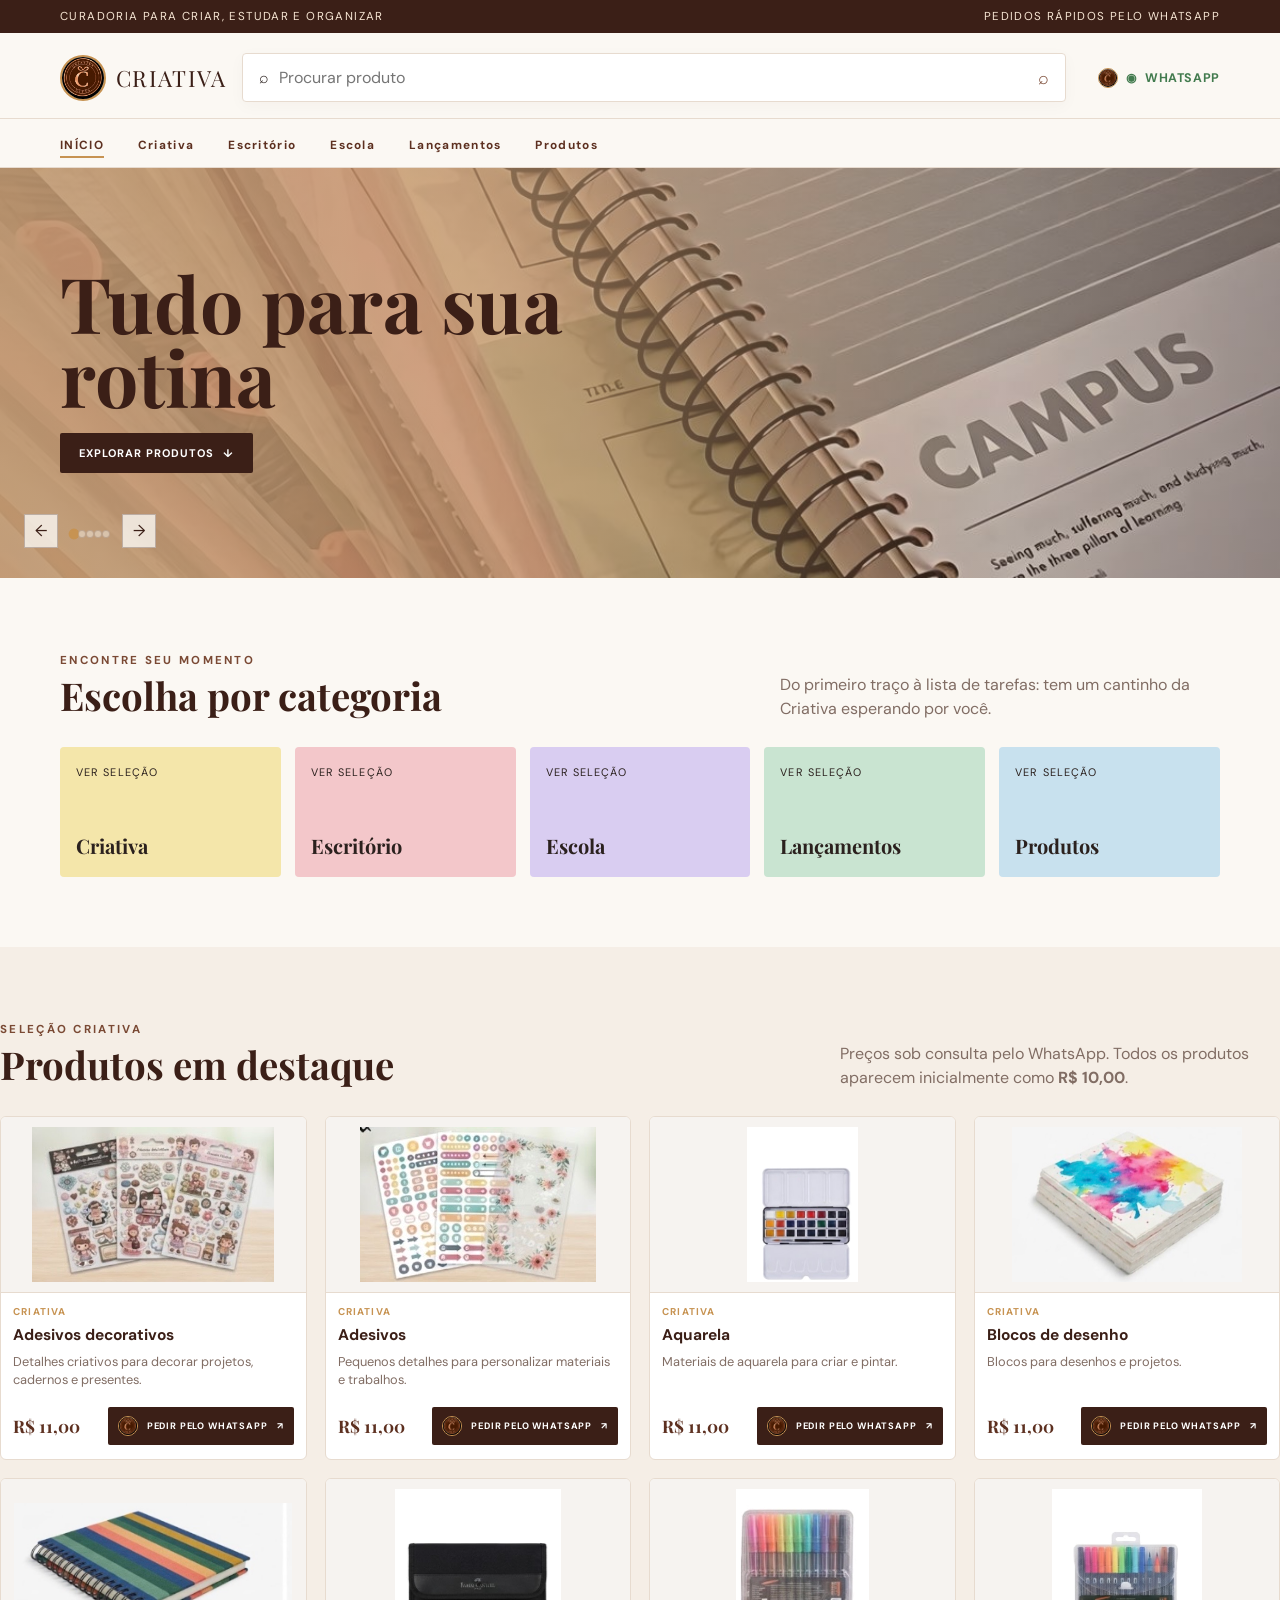
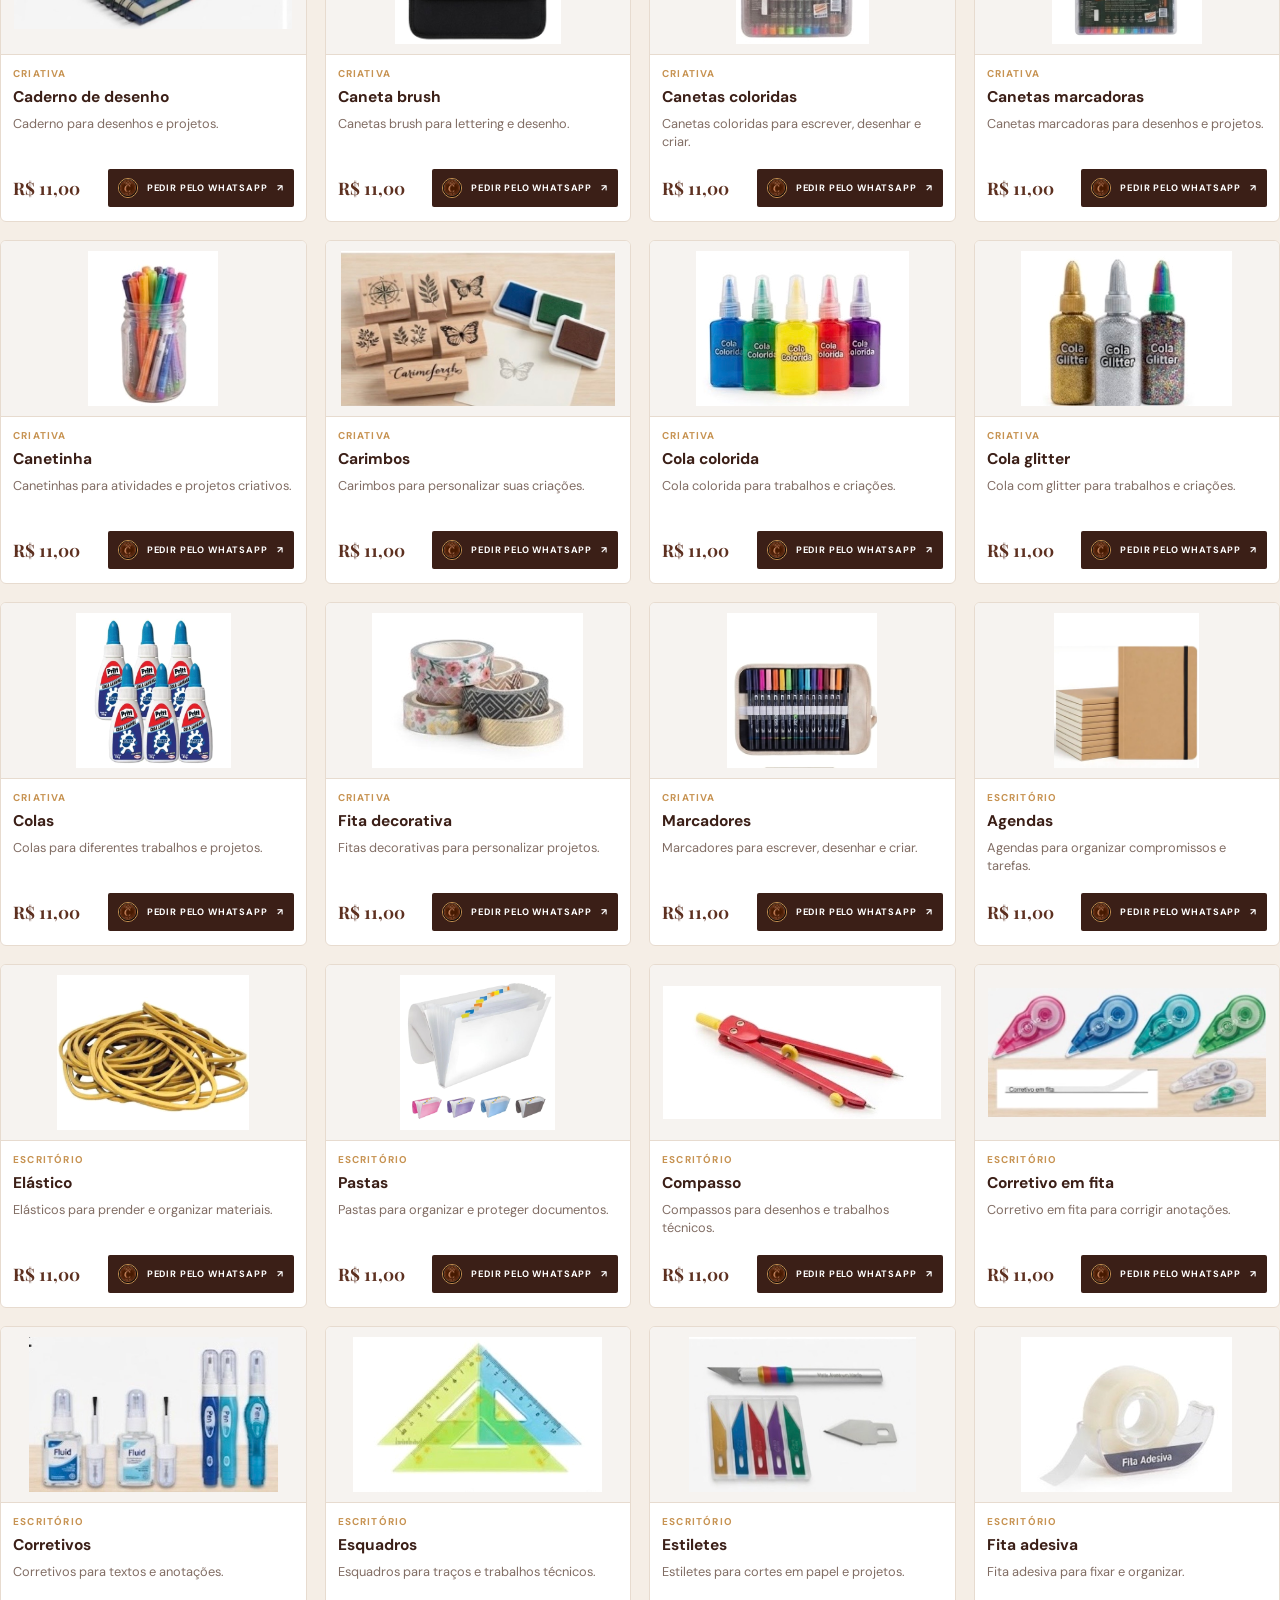
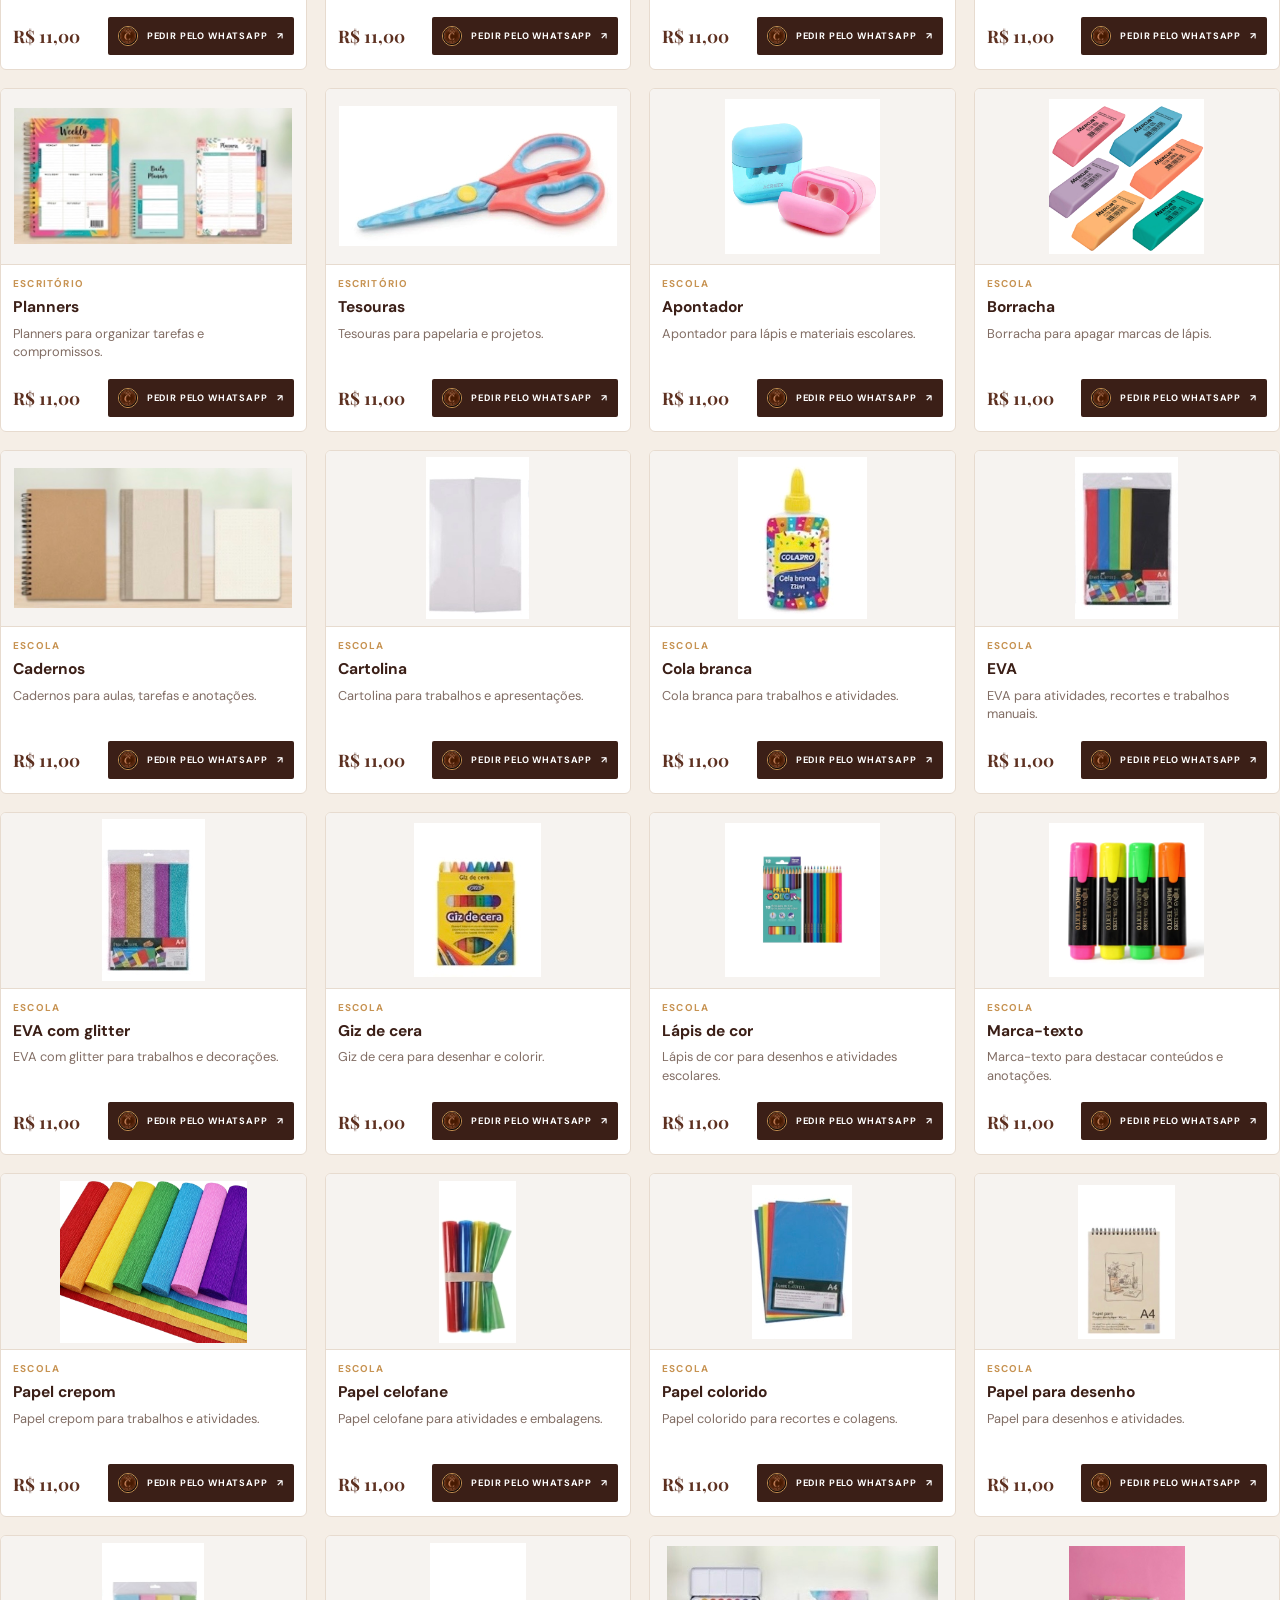
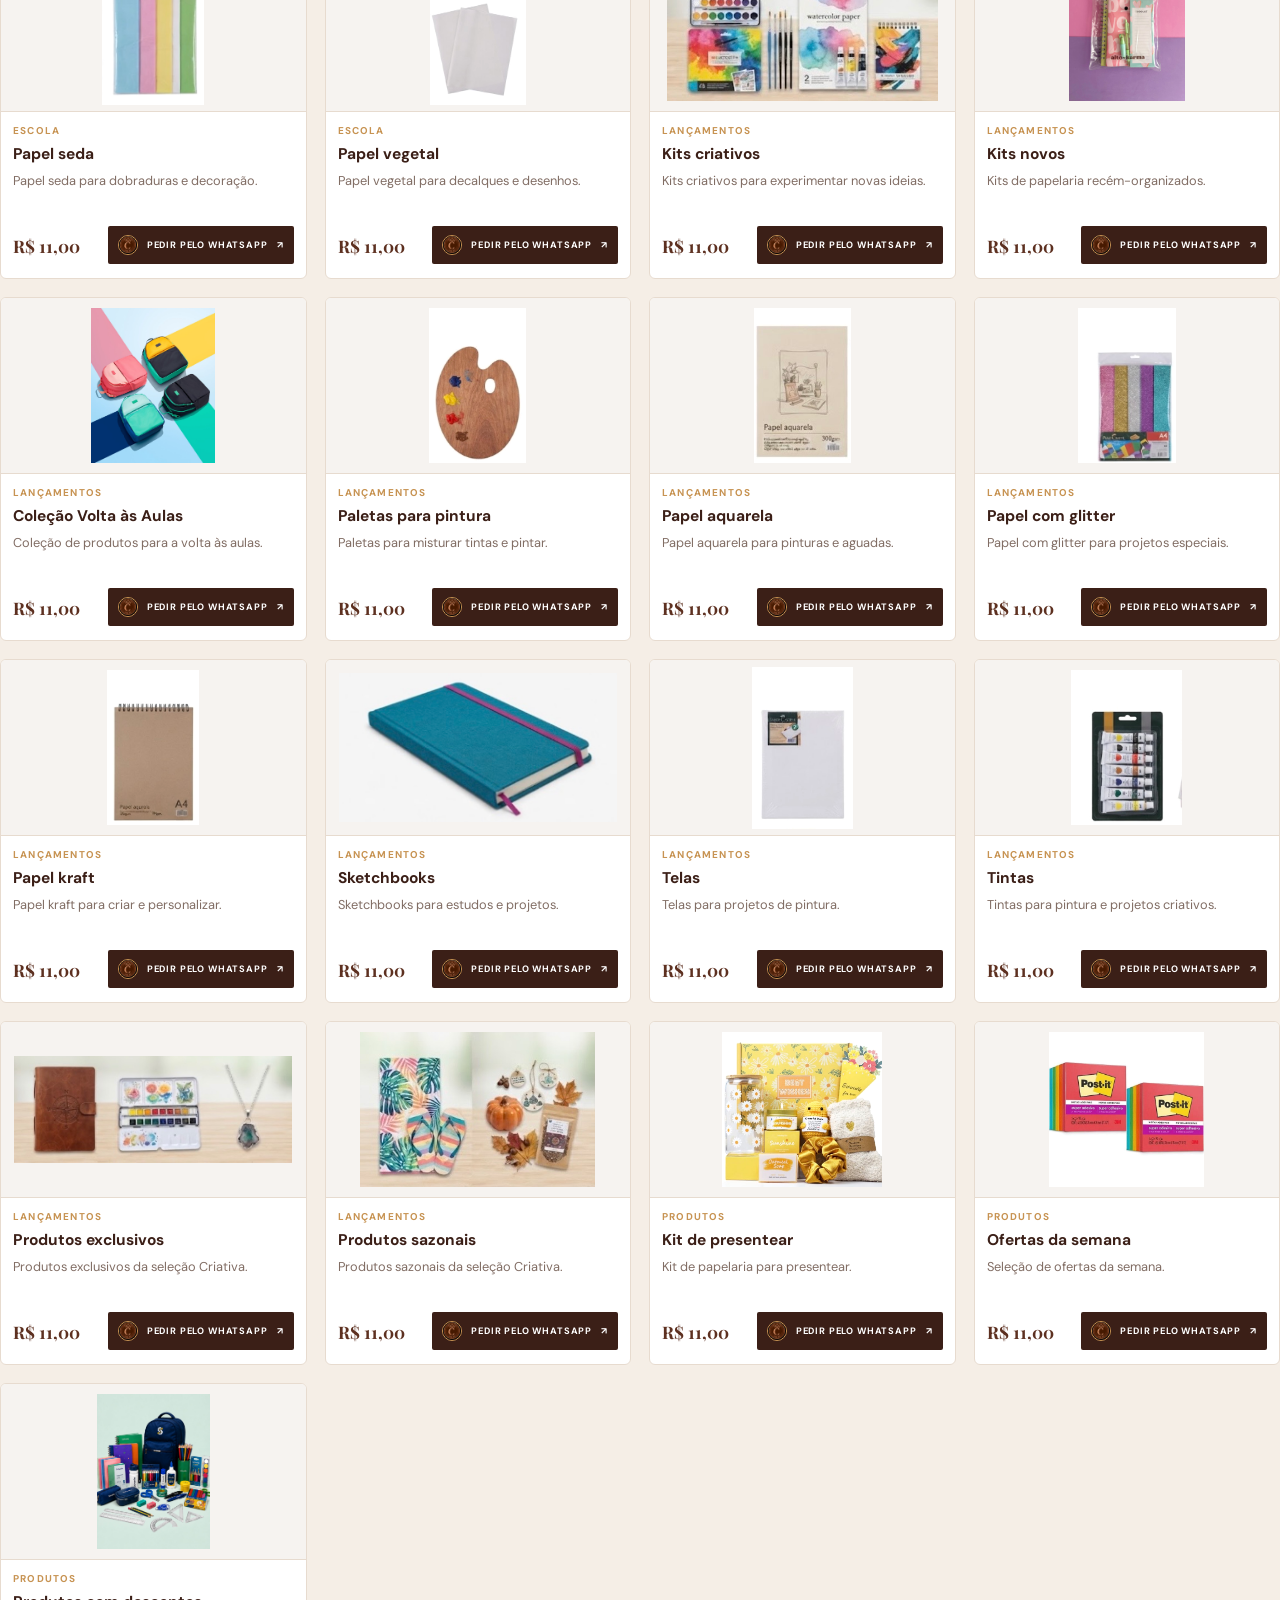
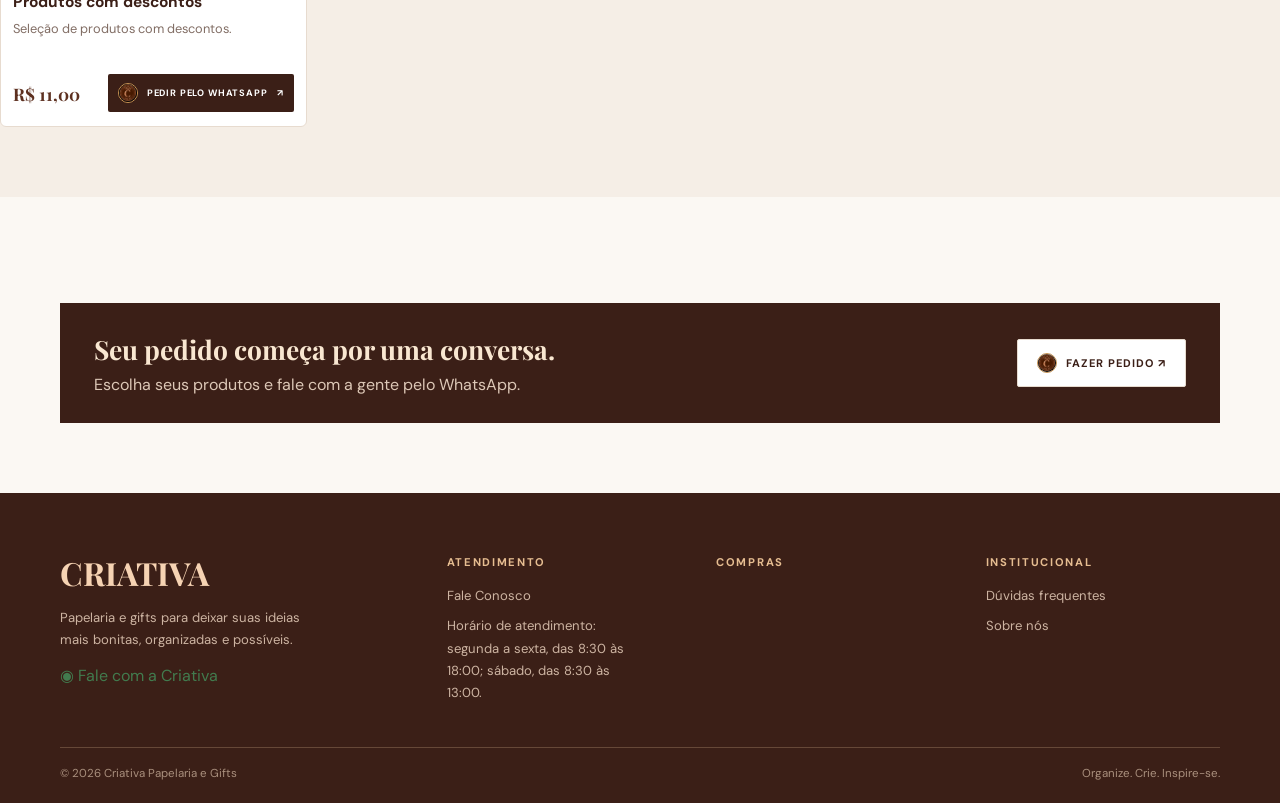
<file: index.html>
<!DOCTYPE html>
<html lang="pt-BR">
<head>
  <meta charset="UTF-8">
  <meta name="viewport" content="width=device-width, initial-scale=1.0">
  <meta name="description" content="Criativa Papelaria e Gifts: materiais para criar, estudar e organizar.">
  <title>Criativa | Papelaria e Gifts</title>
  <link rel="preconnect" href="https://fonts.googleapis.com">
  <link rel="preconnect" href="https://fonts.gstatic.com" crossorigin>
  <link href="https://fonts.googleapis.com/css2?family=DM+Sans:wght@400;500;600;700&family=Playfair+Display:wght@600;700&display=swap" rel="stylesheet">
  <link rel="stylesheet" href="css/estilo.css">
</head>
<body data-page="home">
  <div id="site-header"></div>
  <main id="page-content"></main>
  <div id="site-footer"></div>
  <script src="js/app.js"></script>
</body>
</html>
</file>
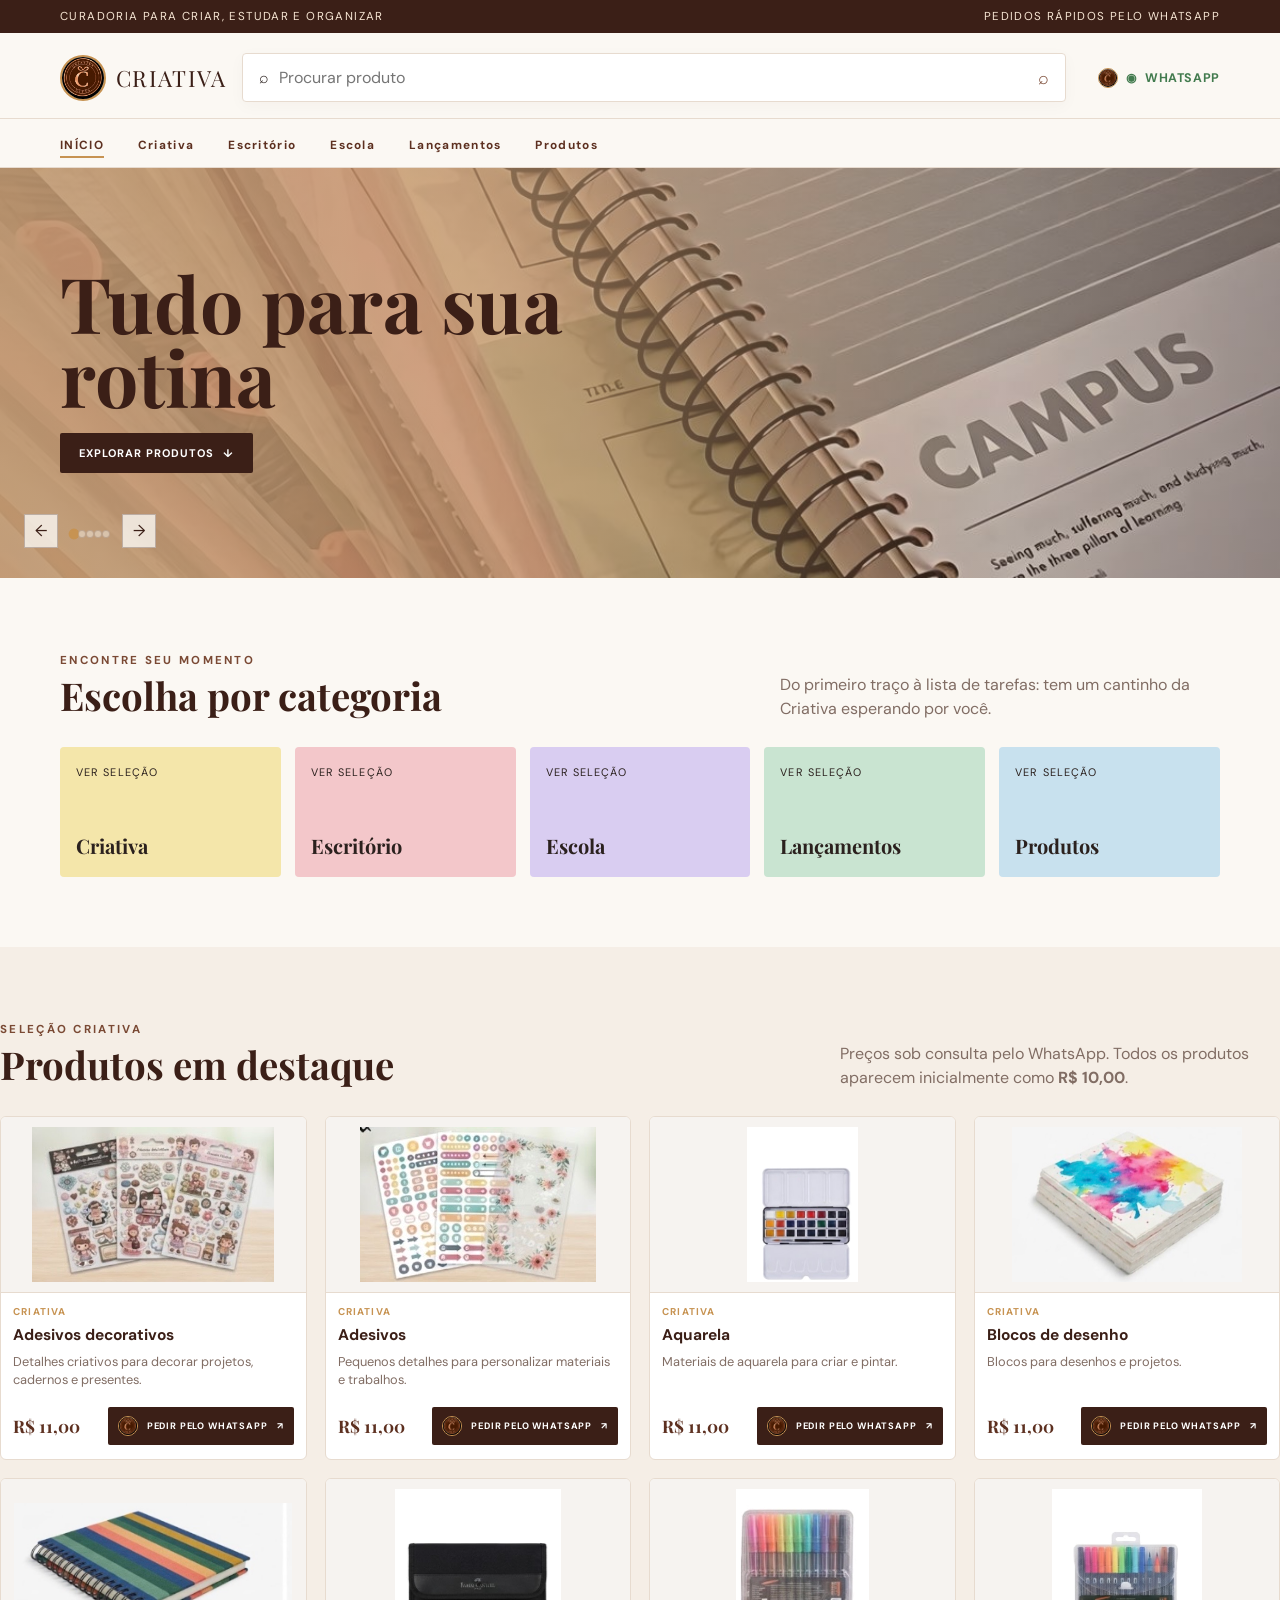
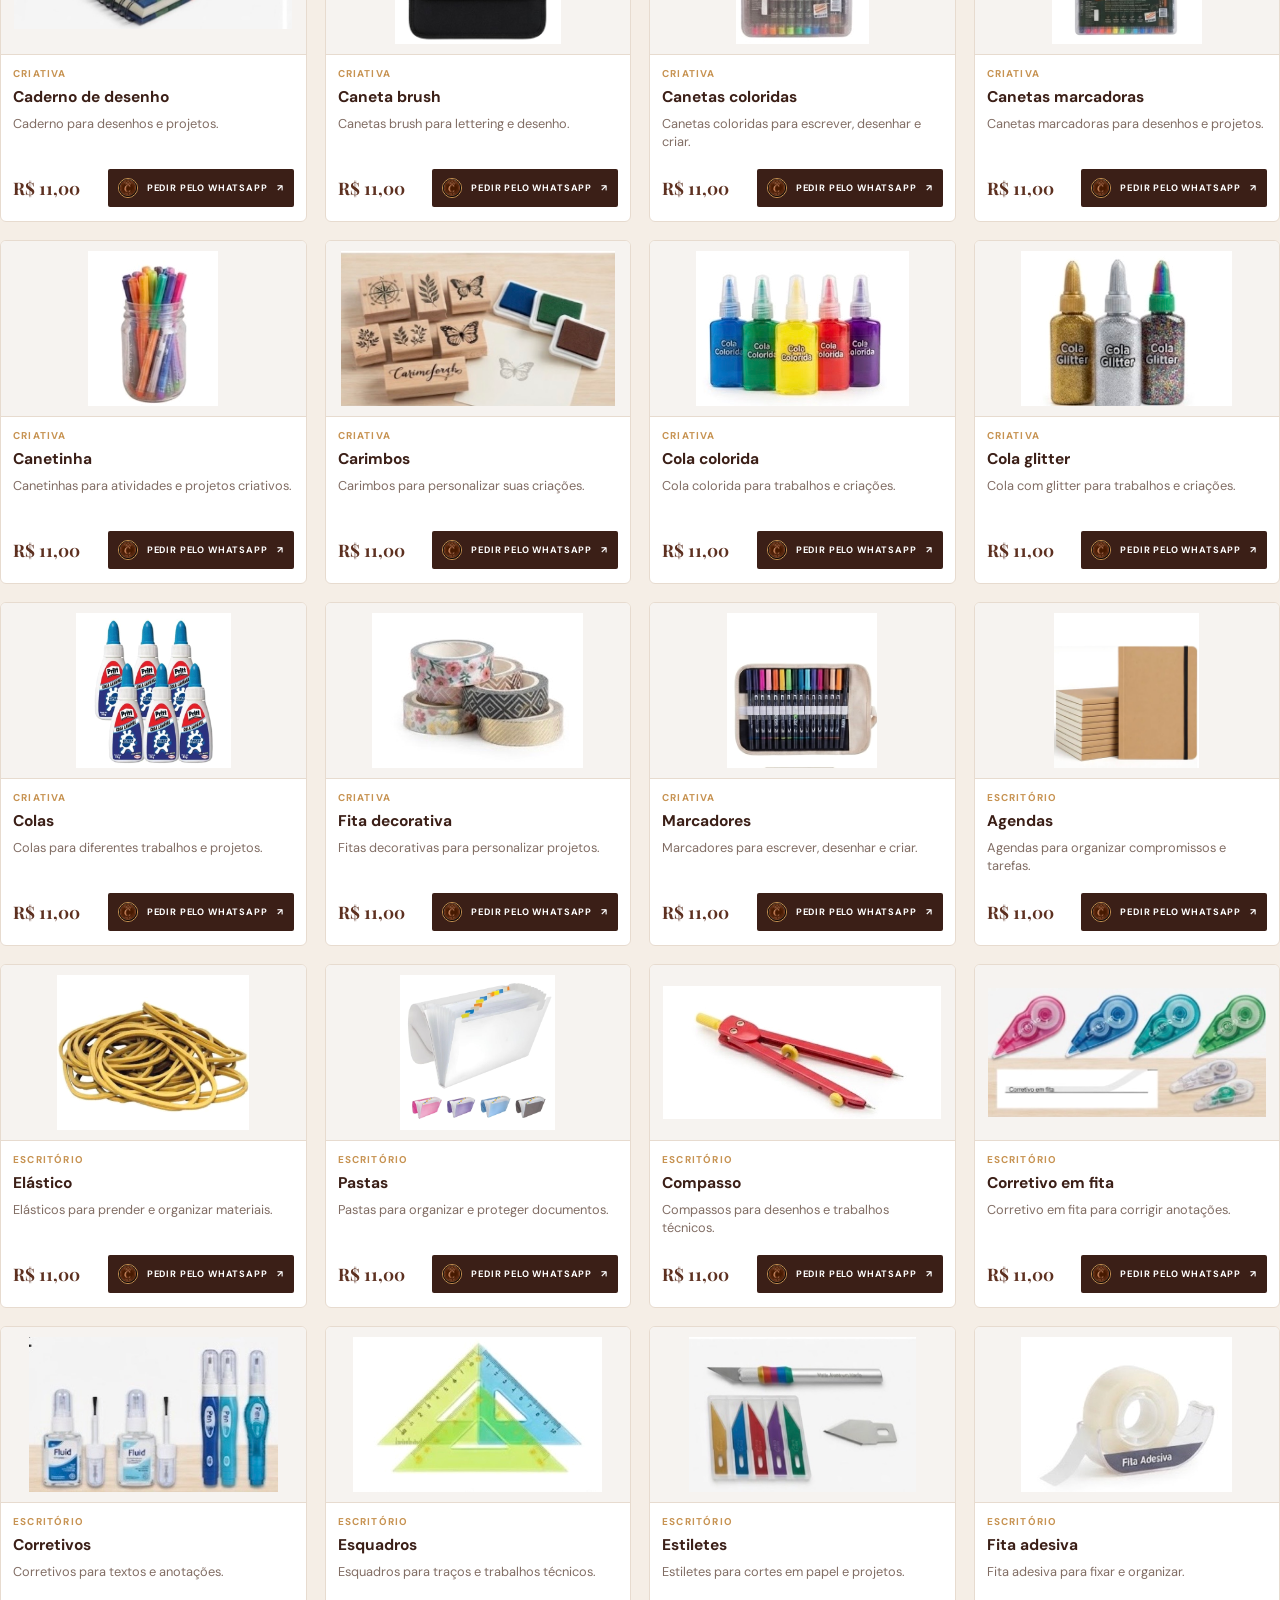
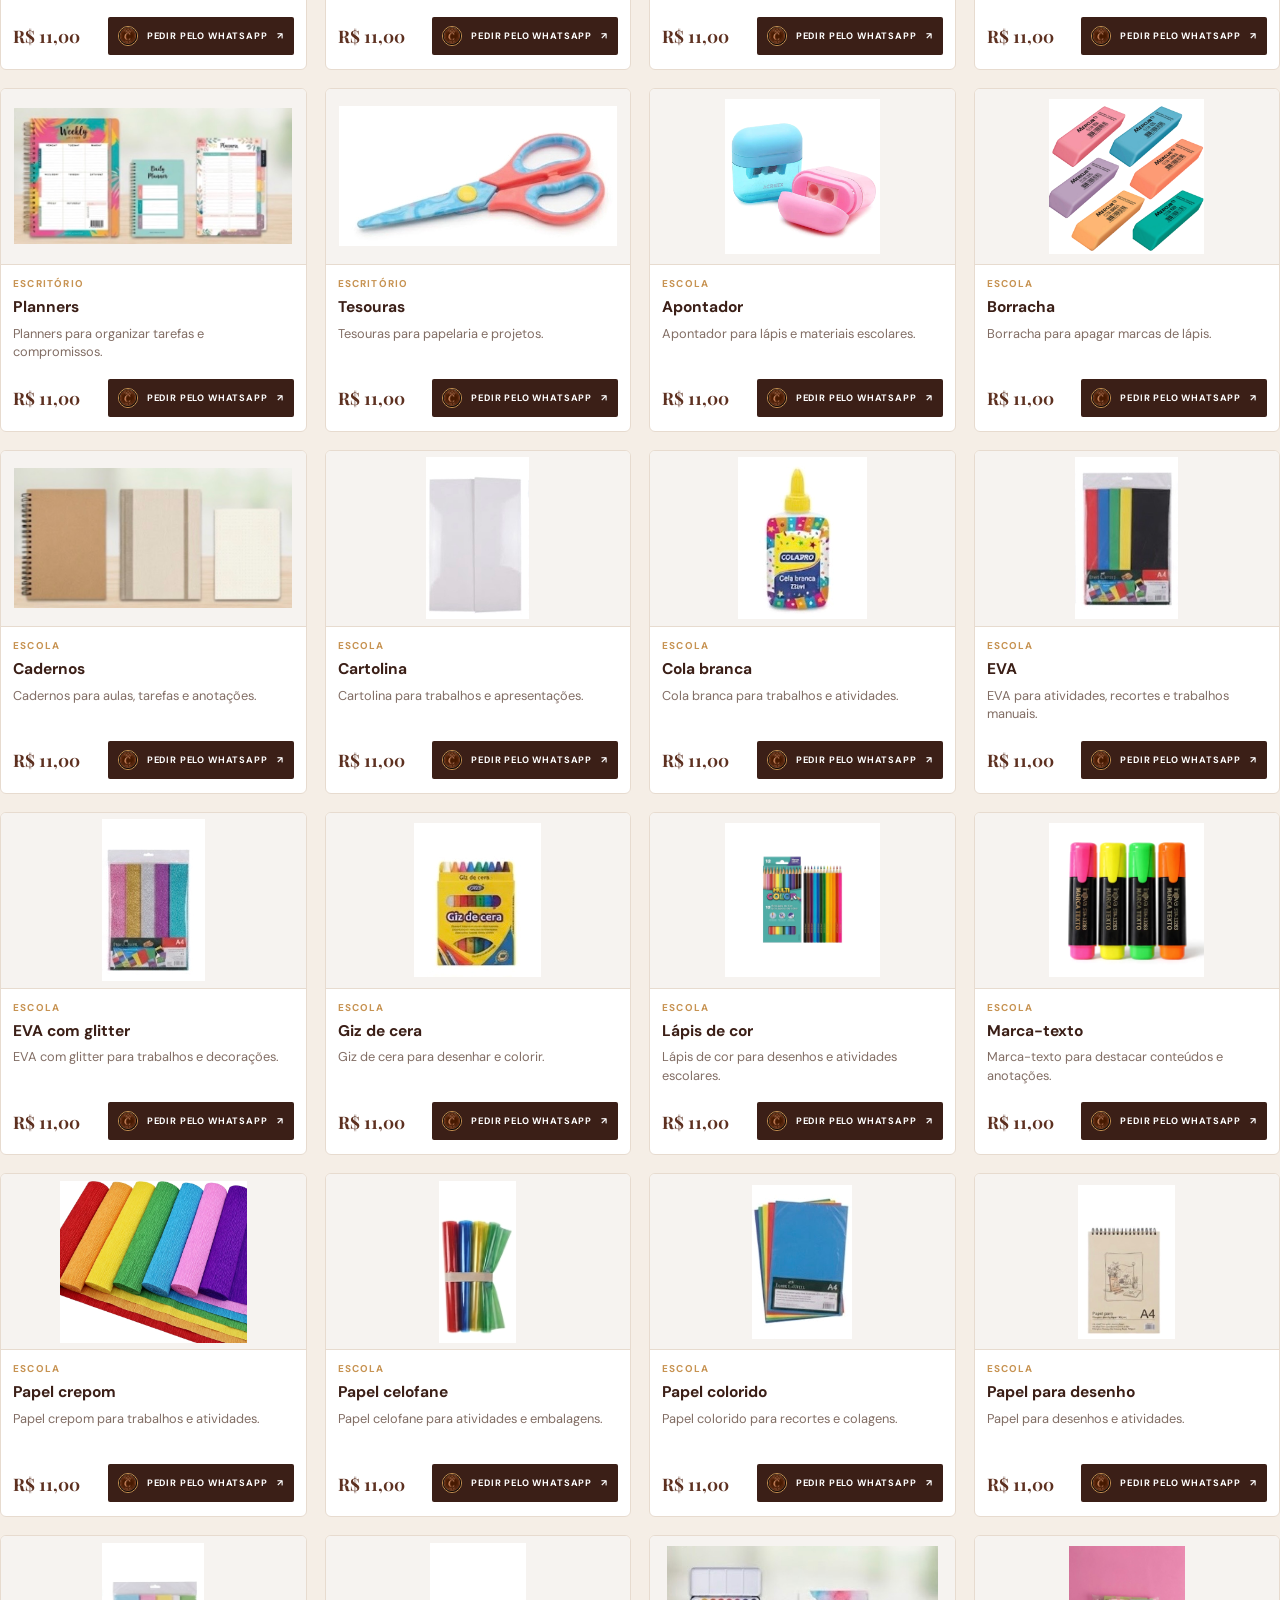
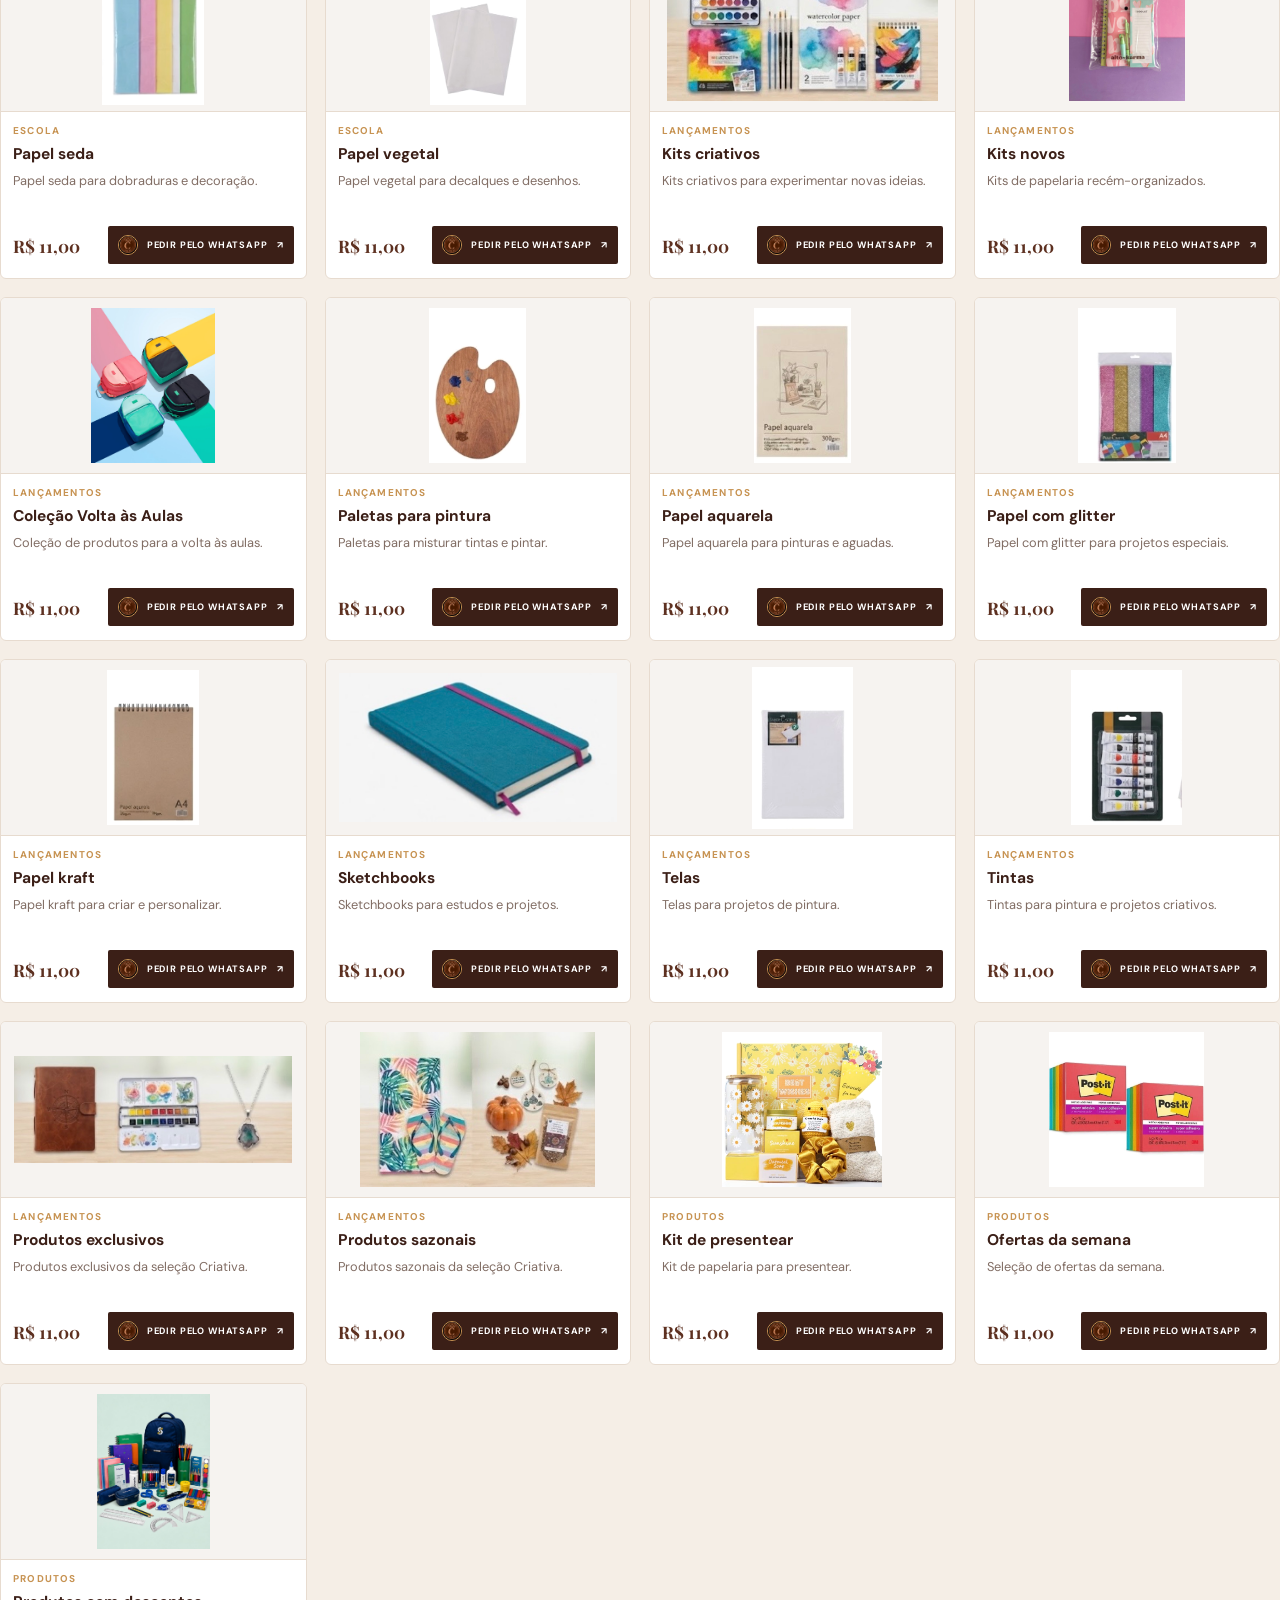
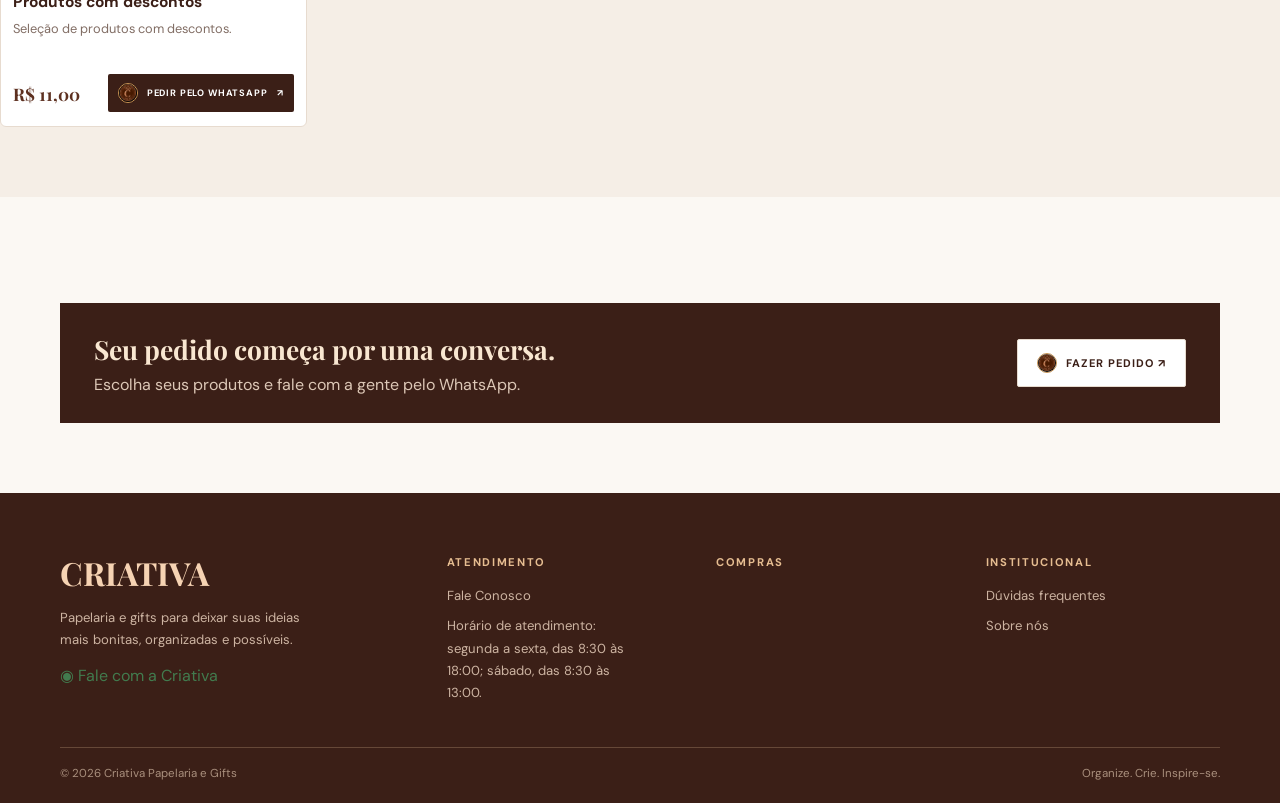
<file: conta.html>
<!DOCTYPE html>
<html lang="pt-BR">
<head>
  <meta charset="UTF-8">
  <meta name="viewport" content="width=device-width, initial-scale=1.0">
  <meta http-equiv="refresh" content="0; url=index.html">
  <meta name="description" content="Papelaria Criativa.">
  <title>Criativa | Papelaria</title>
  <link rel="preconnect" href="https://fonts.googleapis.com">
  <link rel="preconnect" href="https://fonts.gstatic.com" crossorigin>
  <link href="https://fonts.googleapis.com/css2?family=DM+Sans:wght@400;500;600;700&family=Playfair+Display:wght@600;700&display=swap" rel="stylesheet">
  <link rel="stylesheet" href="css/estilo.css">
</head>
<body data-page="conta">
  <div id="site-header"></div>
  <main id="page-content"></main>
  <div id="site-footer"></div>
  <script src="js/app.js"></script>
</body>
</html>
</file>
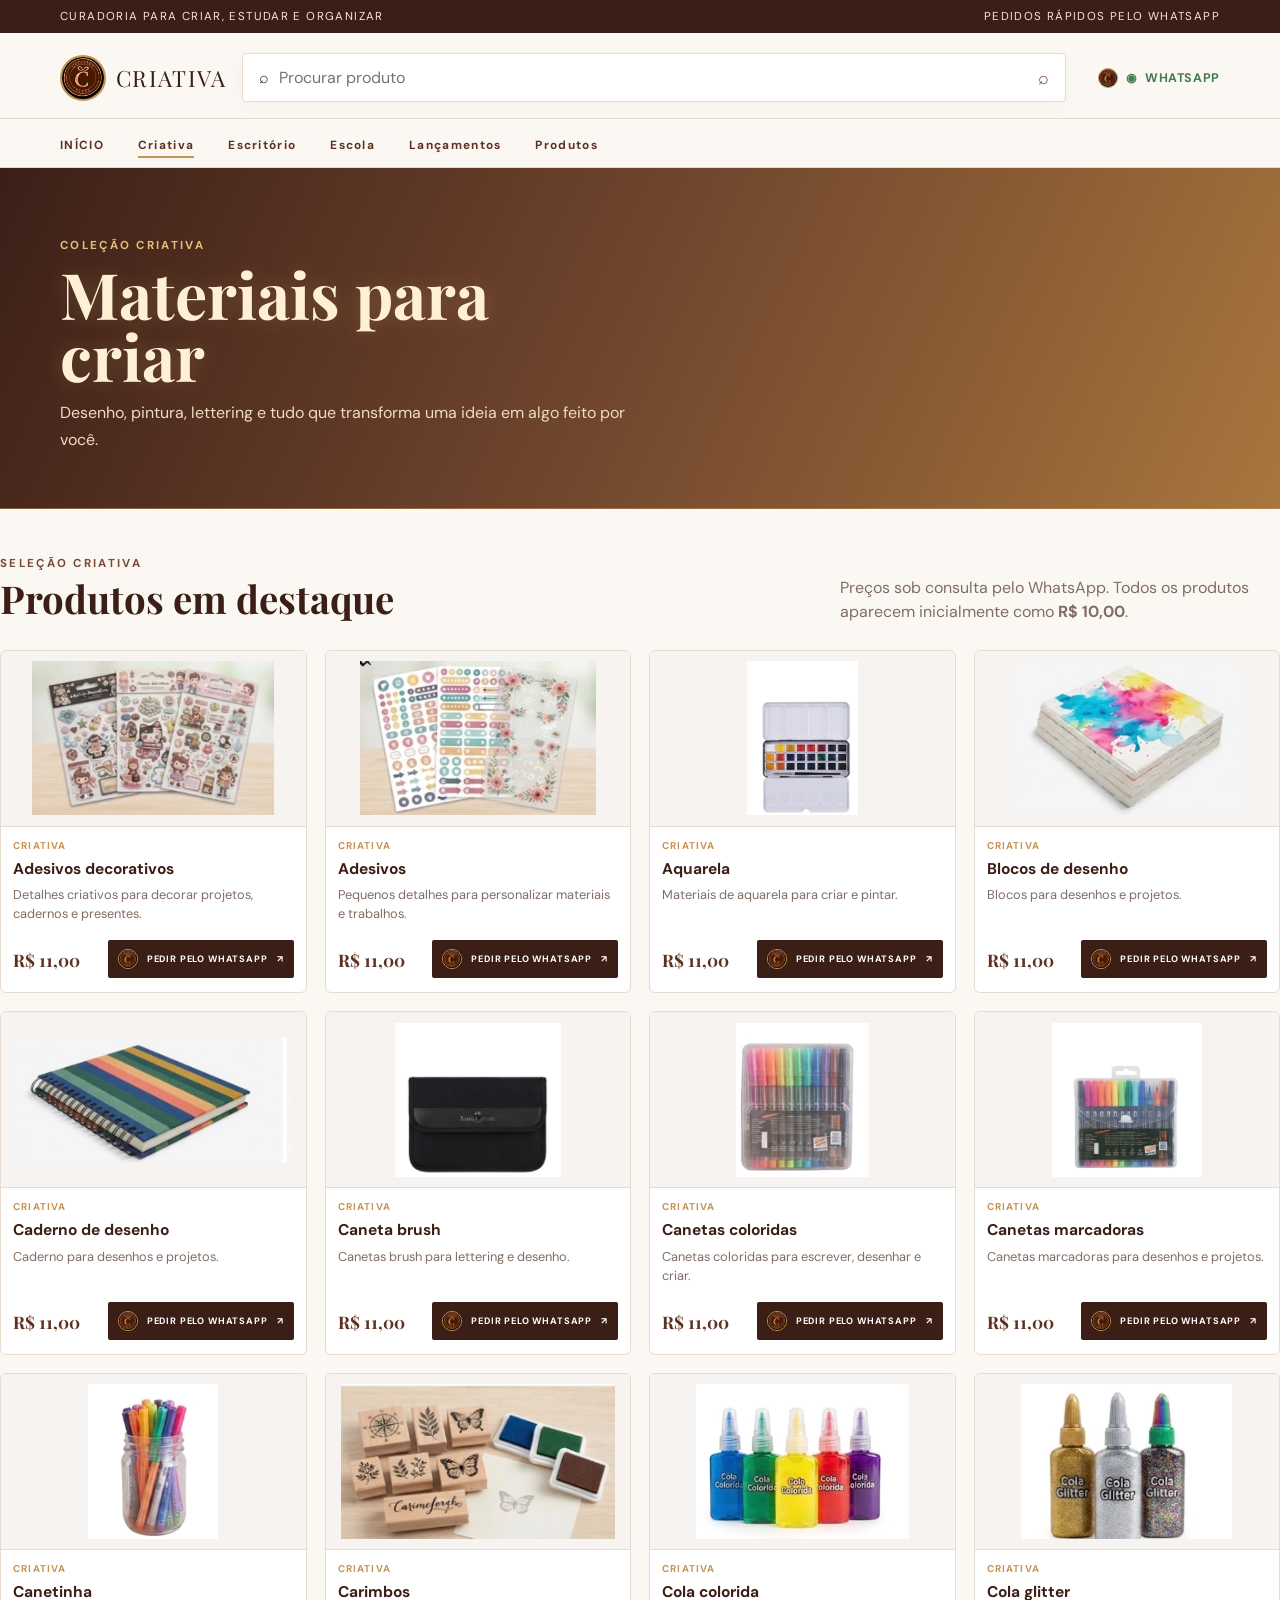
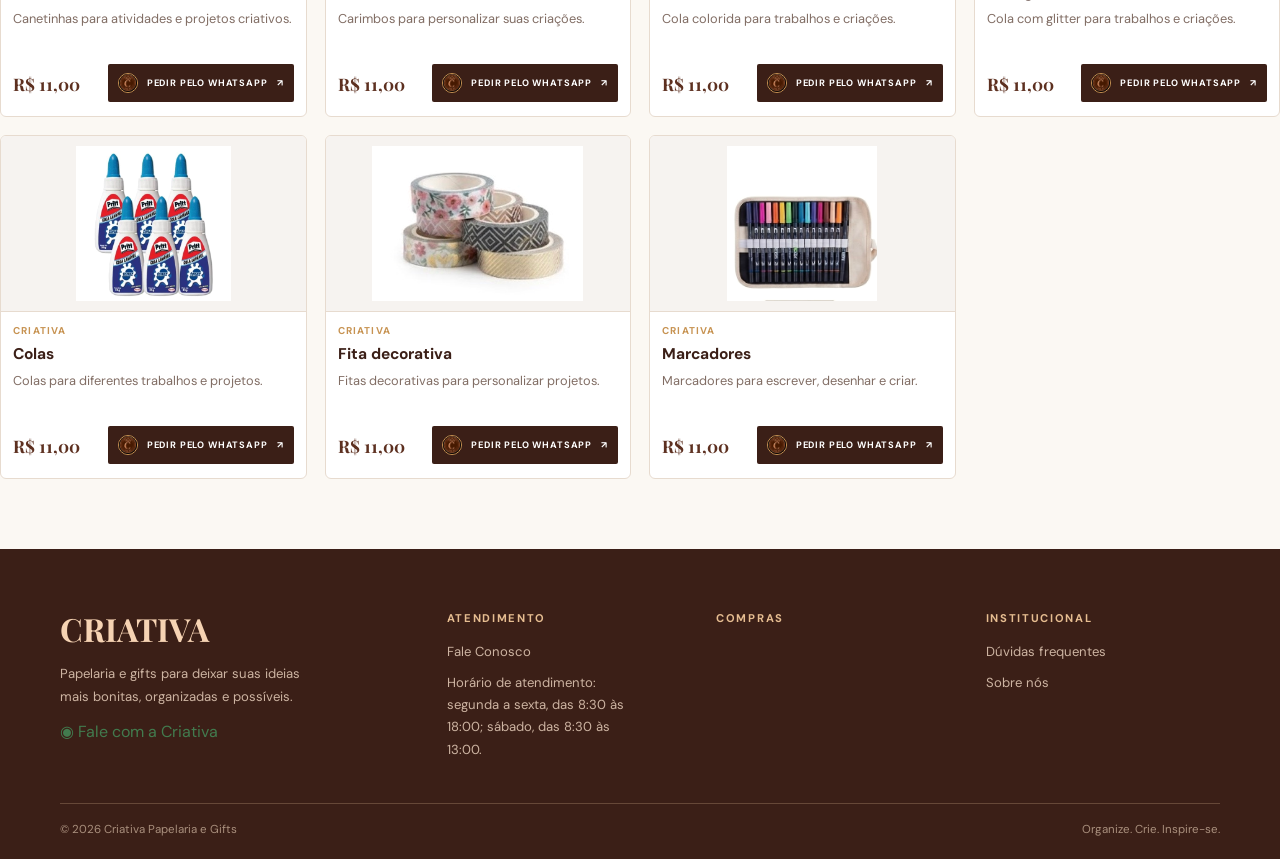
<file: criativa.html>
<!DOCTYPE html>
<html lang="pt-BR">
<head>
  <meta charset="UTF-8"><meta name="viewport" content="width=device-width, initial-scale=1.0">
  <title>Criativa | Produtos criativos</title>
  <link rel="preconnect" href="https://fonts.googleapis.com"><link rel="preconnect" href="https://fonts.gstatic.com" crossorigin>
  <link href="https://fonts.googleapis.com/css2?family=DM+Sans:wght@400;500;600;700&family=Playfair+Display:wght@600;700&display=swap" rel="stylesheet">
  <link rel="stylesheet" href="css/estilo.css">
</head>
<body data-page="criativa"><div id="site-header"></div><main id="page-content"></main><div id="site-footer"></div><script src="js/app.js"></script></body>
</html>
</file>
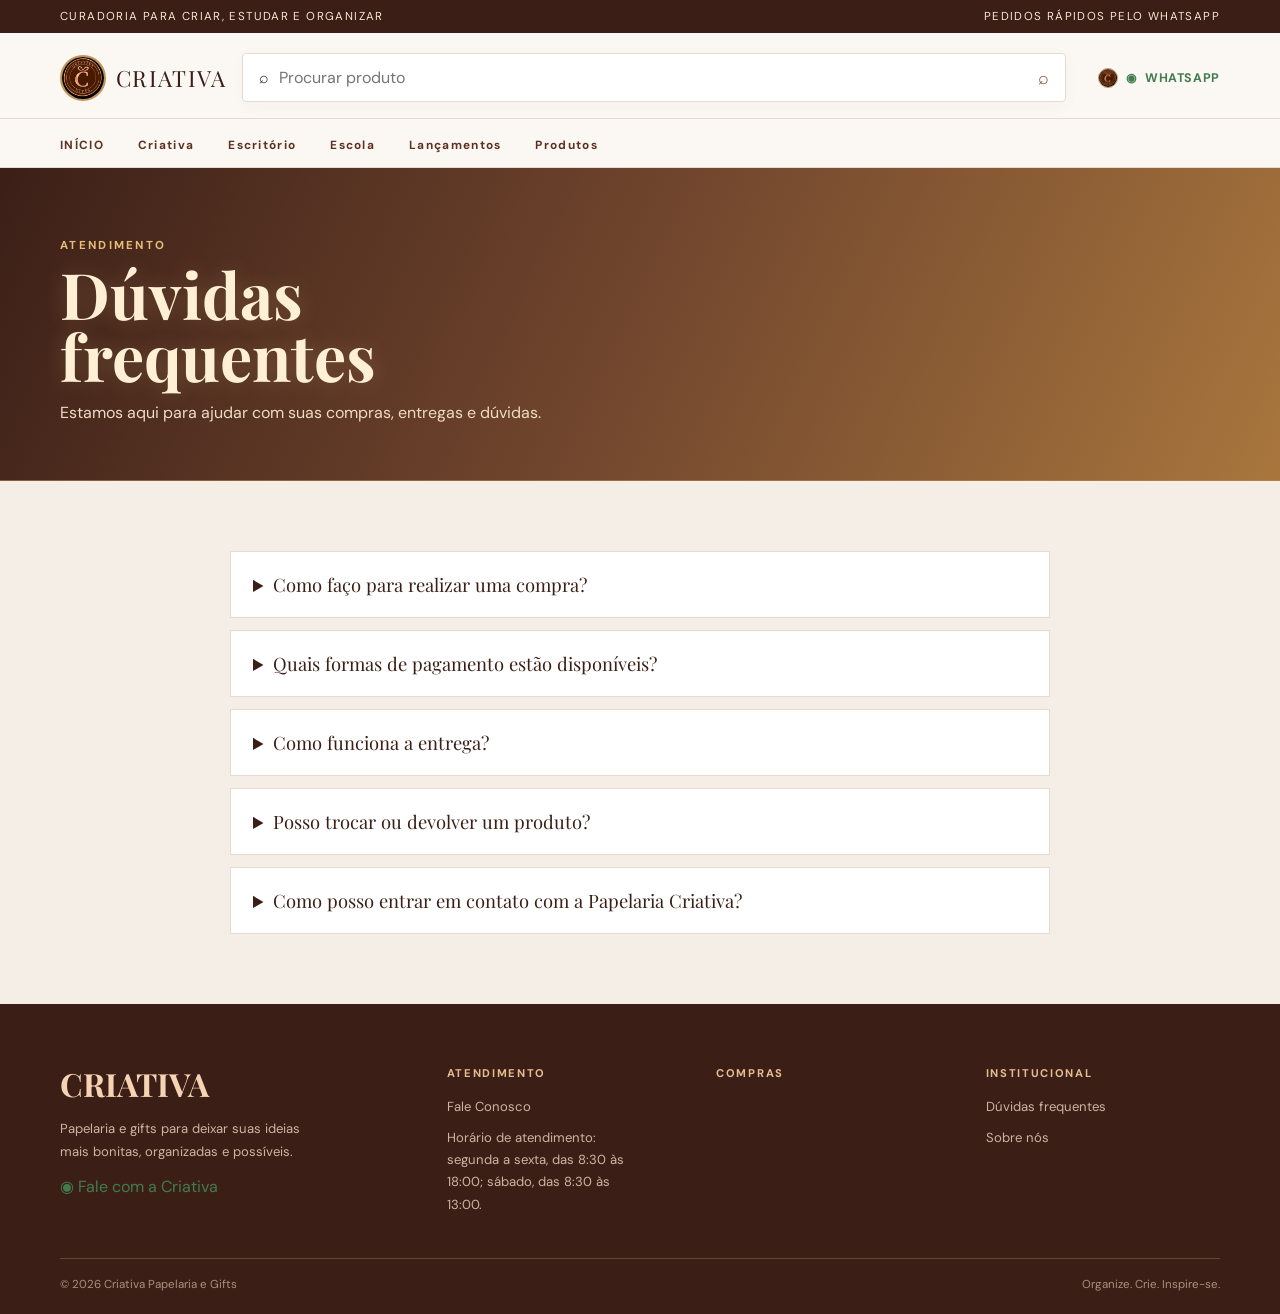
<file: duvidas.html>
<!DOCTYPE html>
<html lang="pt-BR">
<head>
  <meta charset="UTF-8">
  <meta name="viewport" content="width=device-width, initial-scale=1.0">
  <meta name="description" content="Dúvidas frequentes da Papelaria Criativa.">
  <title>Dúvidas Frequentes | Criativa</title>
  <link rel="preconnect" href="https://fonts.googleapis.com">
  <link rel="preconnect" href="https://fonts.gstatic.com" crossorigin>
  <link href="https://fonts.googleapis.com/css2?family=DM+Sans:wght@400;500;600;700&family=Playfair+Display:wght@600;700&display=swap" rel="stylesheet">
  <link rel="stylesheet" href="css/estilo.css">
</head>
<body data-page="duvidas">
  <div id="site-header"></div>
  <main id="page-content"></main>
  <div id="site-footer"></div>
  <script src="js/app.js"></script>
</body>
</html>
</file>
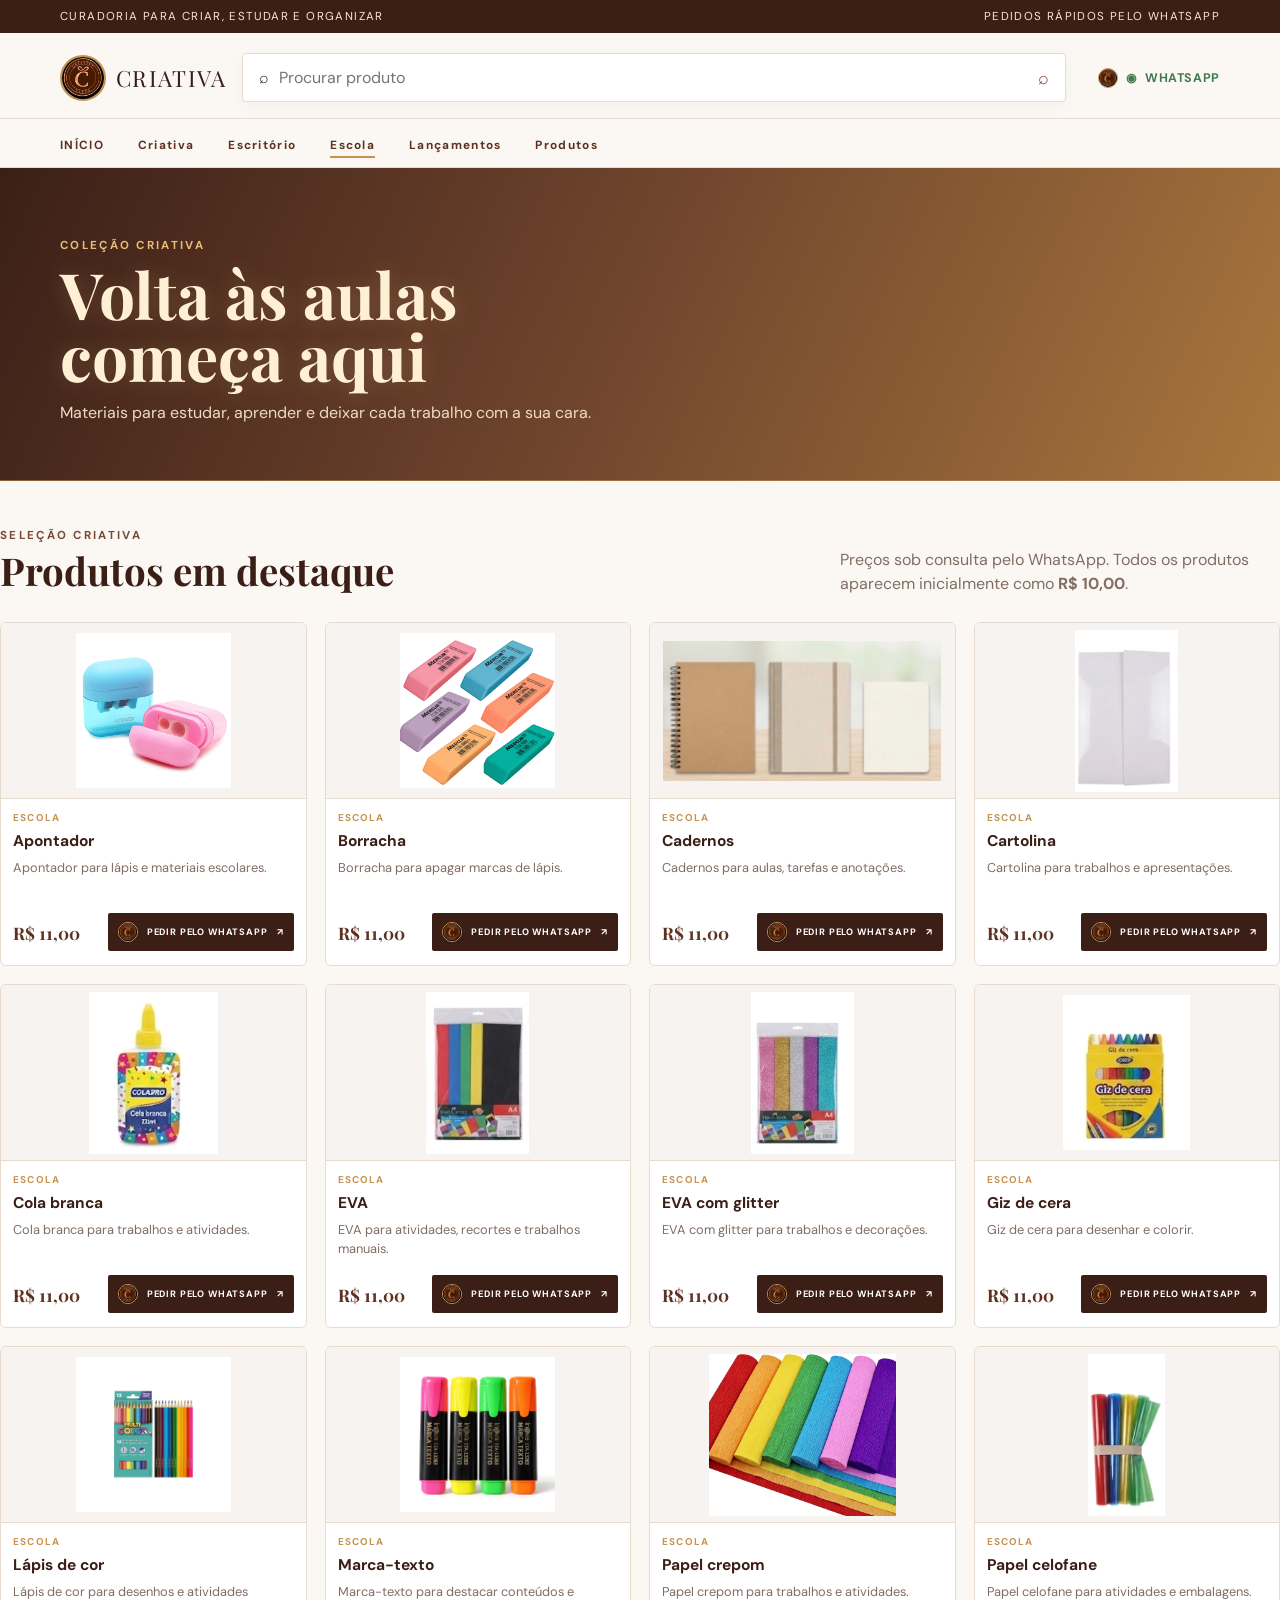
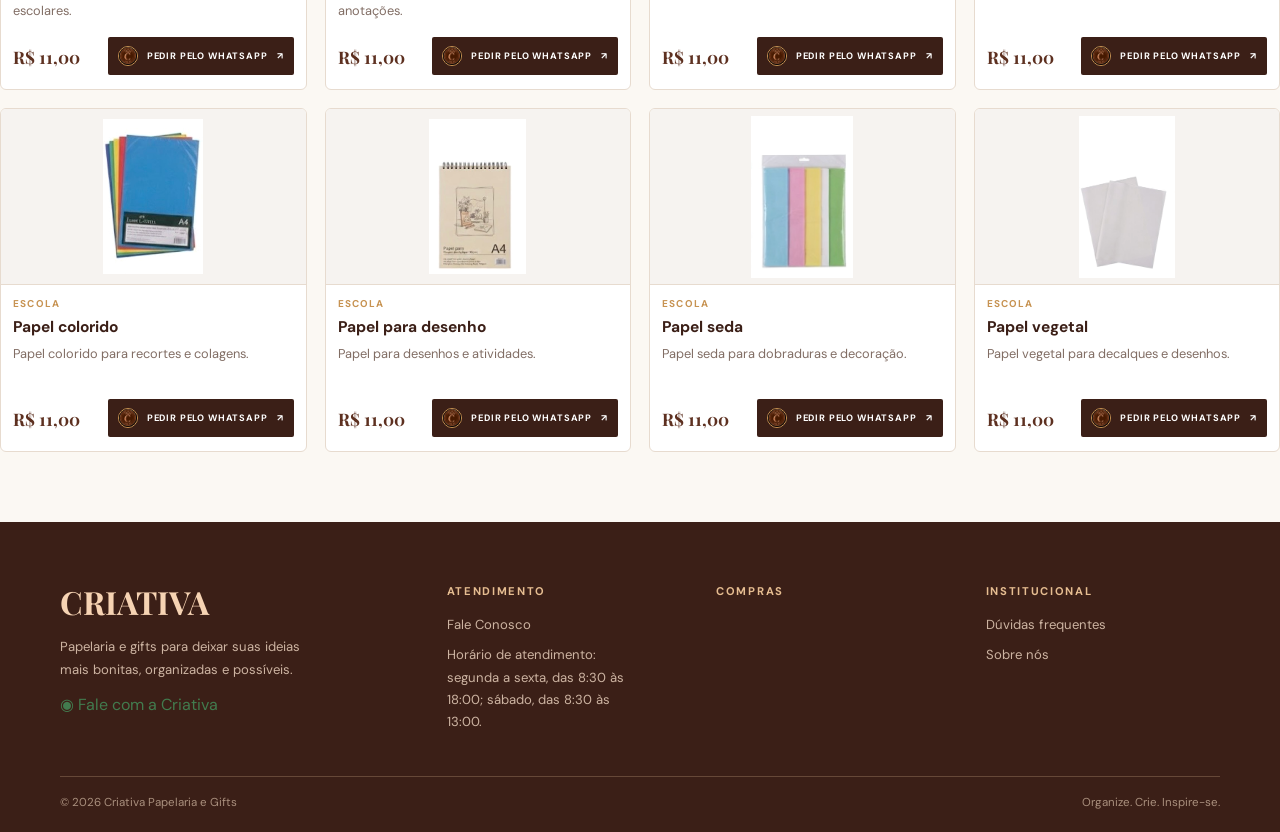
<file: escola.html>
<!DOCTYPE html>
<html lang="pt-BR">
<head><meta charset="UTF-8"><meta name="viewport" content="width=device-width, initial-scale=1.0"><title>Escola | Criativa</title><link rel="preconnect" href="https://fonts.googleapis.com"><link rel="preconnect" href="https://fonts.gstatic.com" crossorigin><link href="https://fonts.googleapis.com/css2?family=DM+Sans:wght@400;500;600;700&family=Playfair+Display:wght@600;700&display=swap" rel="stylesheet"><link rel="stylesheet" href="css/estilo.css"></head>
<body data-page="escola"><div id="site-header"></div><main id="page-content"></main><div id="site-footer"></div><script src="js/app.js"></script></body>
</html>
</file>
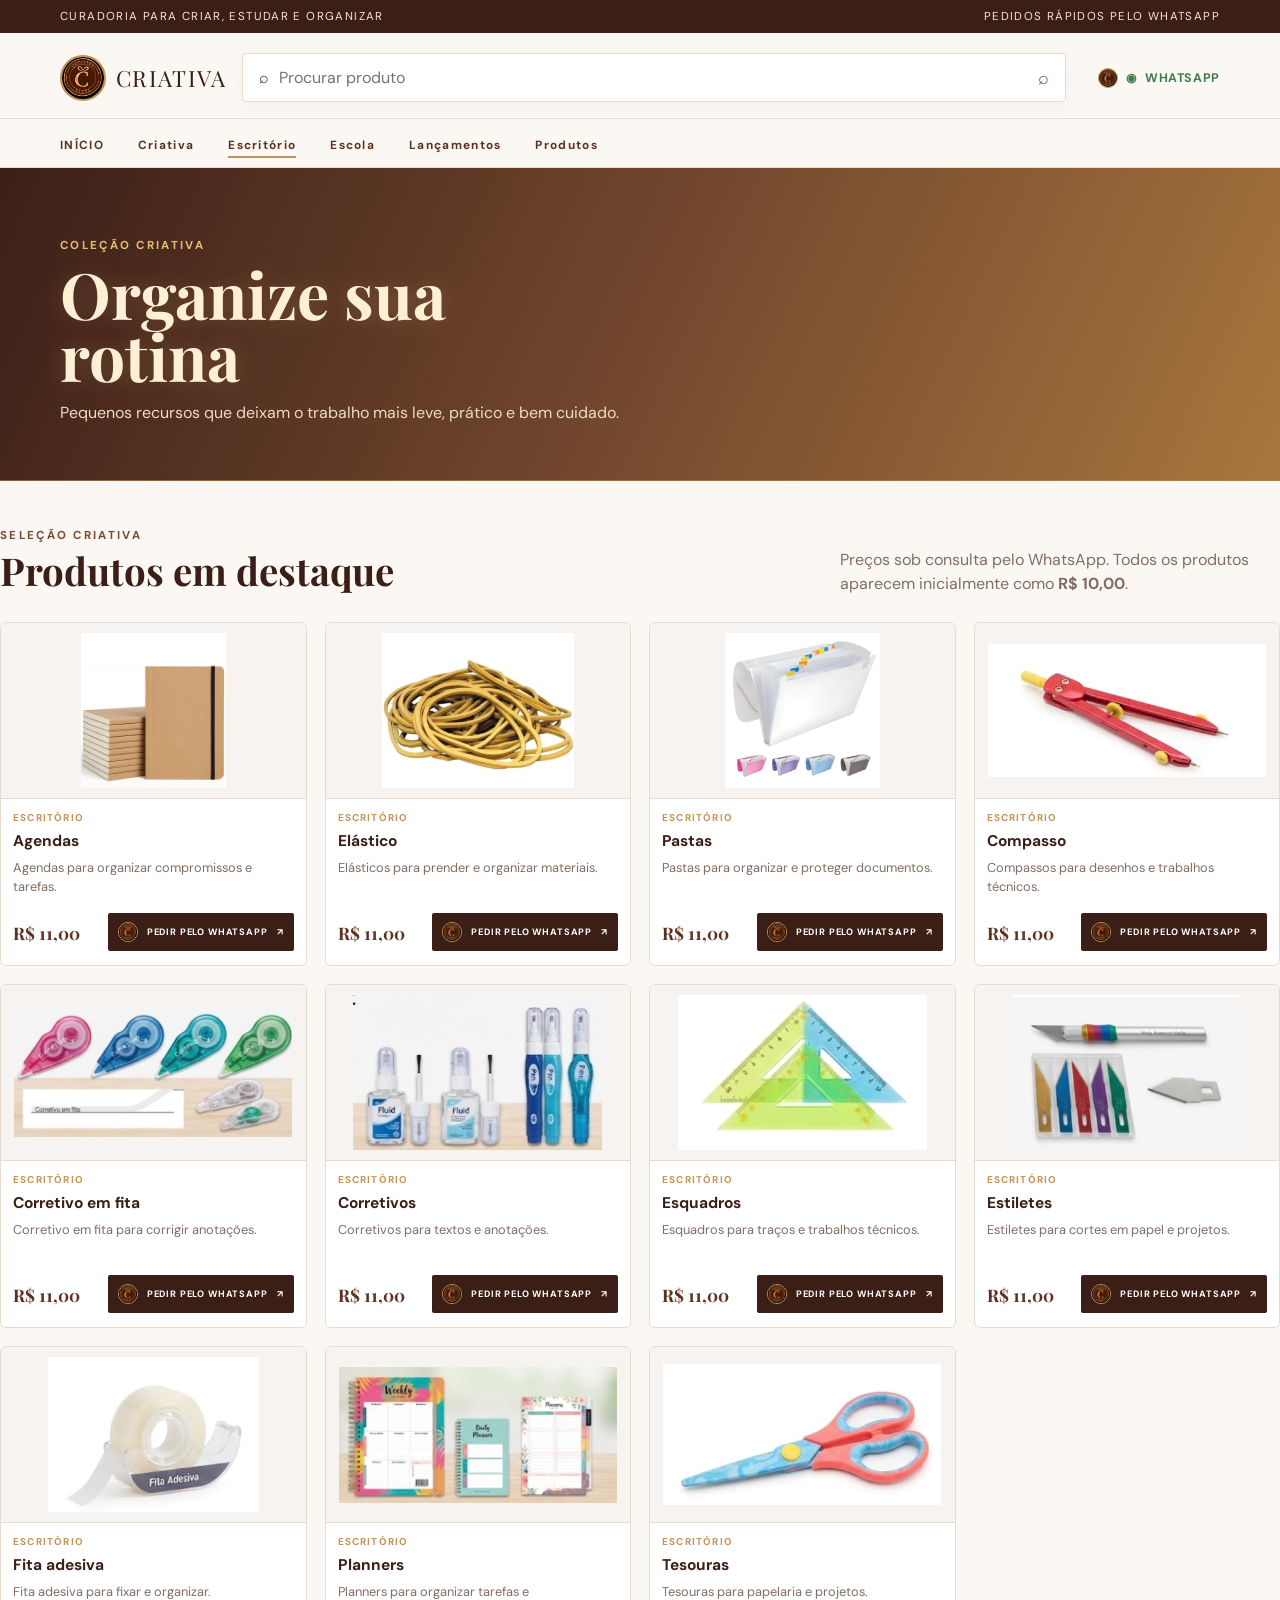
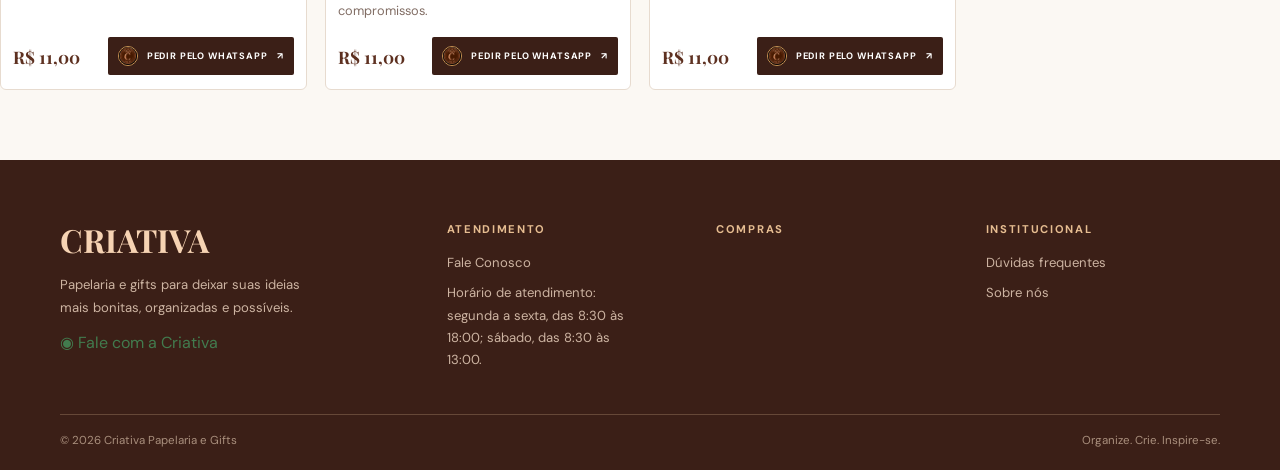
<file: escritorio.html>
<!DOCTYPE html>
<html lang="pt-BR">
<head><meta charset="UTF-8"><meta name="viewport" content="width=device-width, initial-scale=1.0"><title>Escritório | Criativa</title><link rel="preconnect" href="https://fonts.googleapis.com"><link rel="preconnect" href="https://fonts.gstatic.com" crossorigin><link href="https://fonts.googleapis.com/css2?family=DM+Sans:wght@400;500;600;700&family=Playfair+Display:wght@600;700&display=swap" rel="stylesheet"><link rel="stylesheet" href="css/estilo.css"></head>
<body data-page="escritorio"><div id="site-header"></div><main id="page-content"></main><div id="site-footer"></div><script src="js/app.js"></script></body>
</html>
</file>
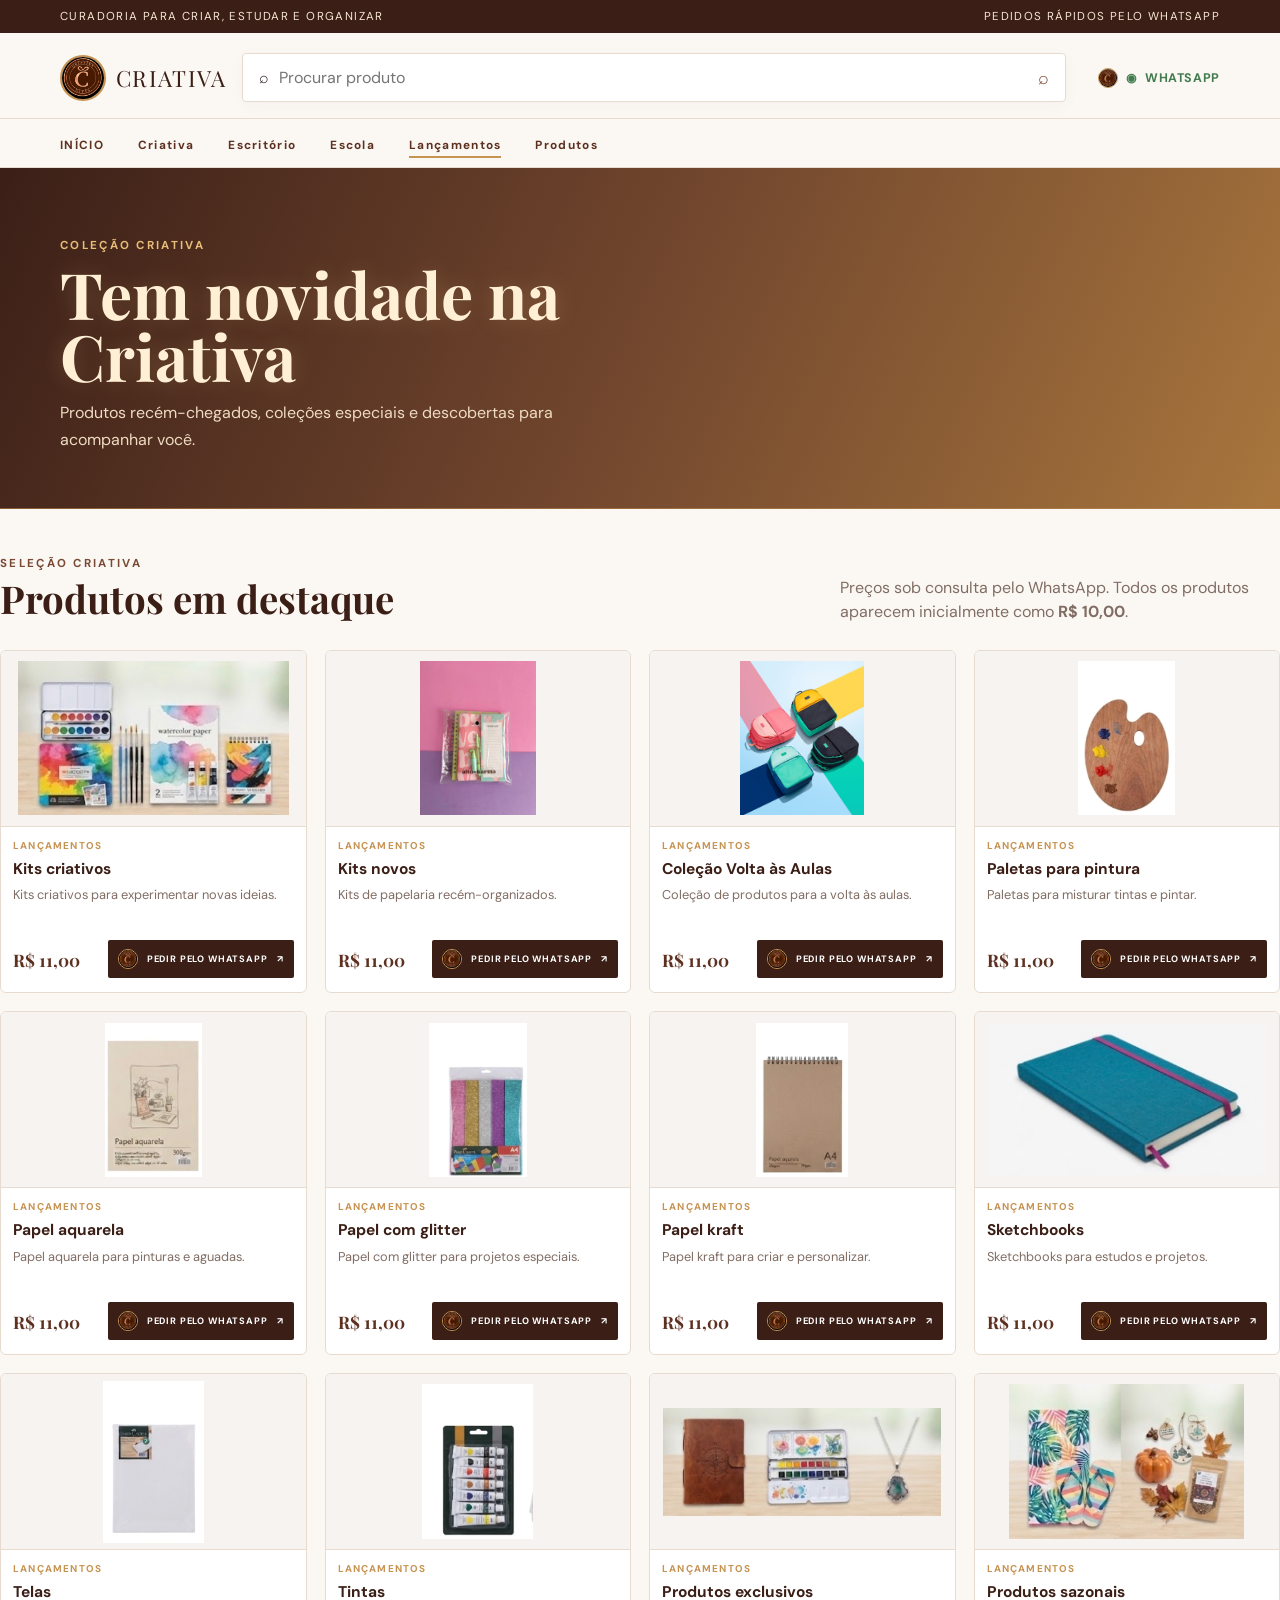
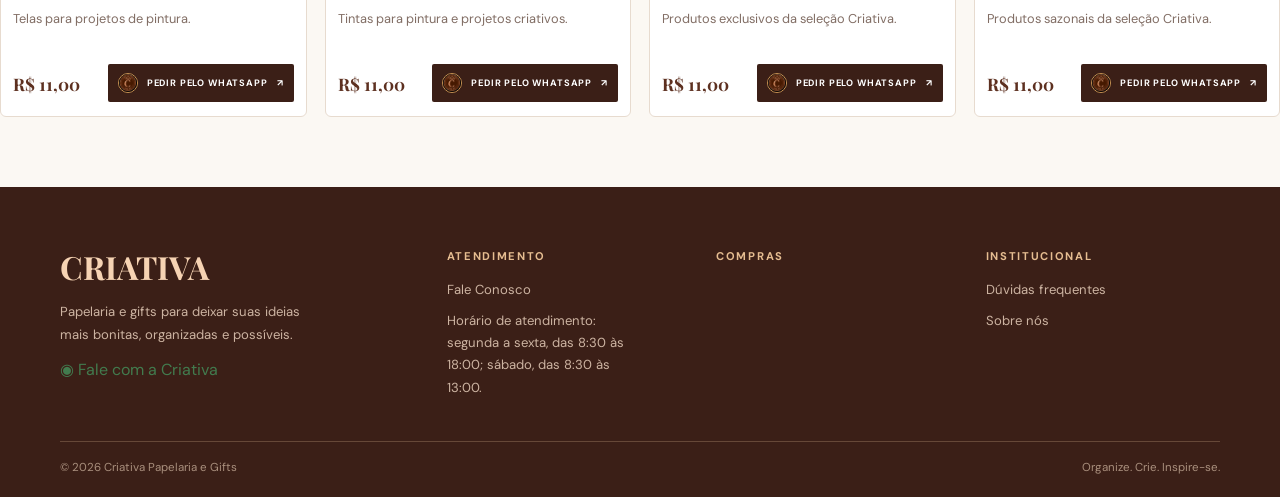
<file: lancamentos.html>
<!DOCTYPE html>
<html lang="pt-BR">
<head><meta charset="UTF-8"><meta name="viewport" content="width=device-width, initial-scale=1.0"><title>Lançamentos | Criativa</title><link rel="preconnect" href="https://fonts.googleapis.com"><link rel="preconnect" href="https://fonts.gstatic.com" crossorigin><link href="https://fonts.googleapis.com/css2?family=DM+Sans:wght@400;500;600;700&family=Playfair+Display:wght@600;700&display=swap" rel="stylesheet"><link rel="stylesheet" href="css/estilo.css"></head>
<body data-page="lancamentos"><div id="site-header"></div><main id="page-content"></main><div id="site-footer"></div><script src="js/app.js"></script></body>
</html>
</file>
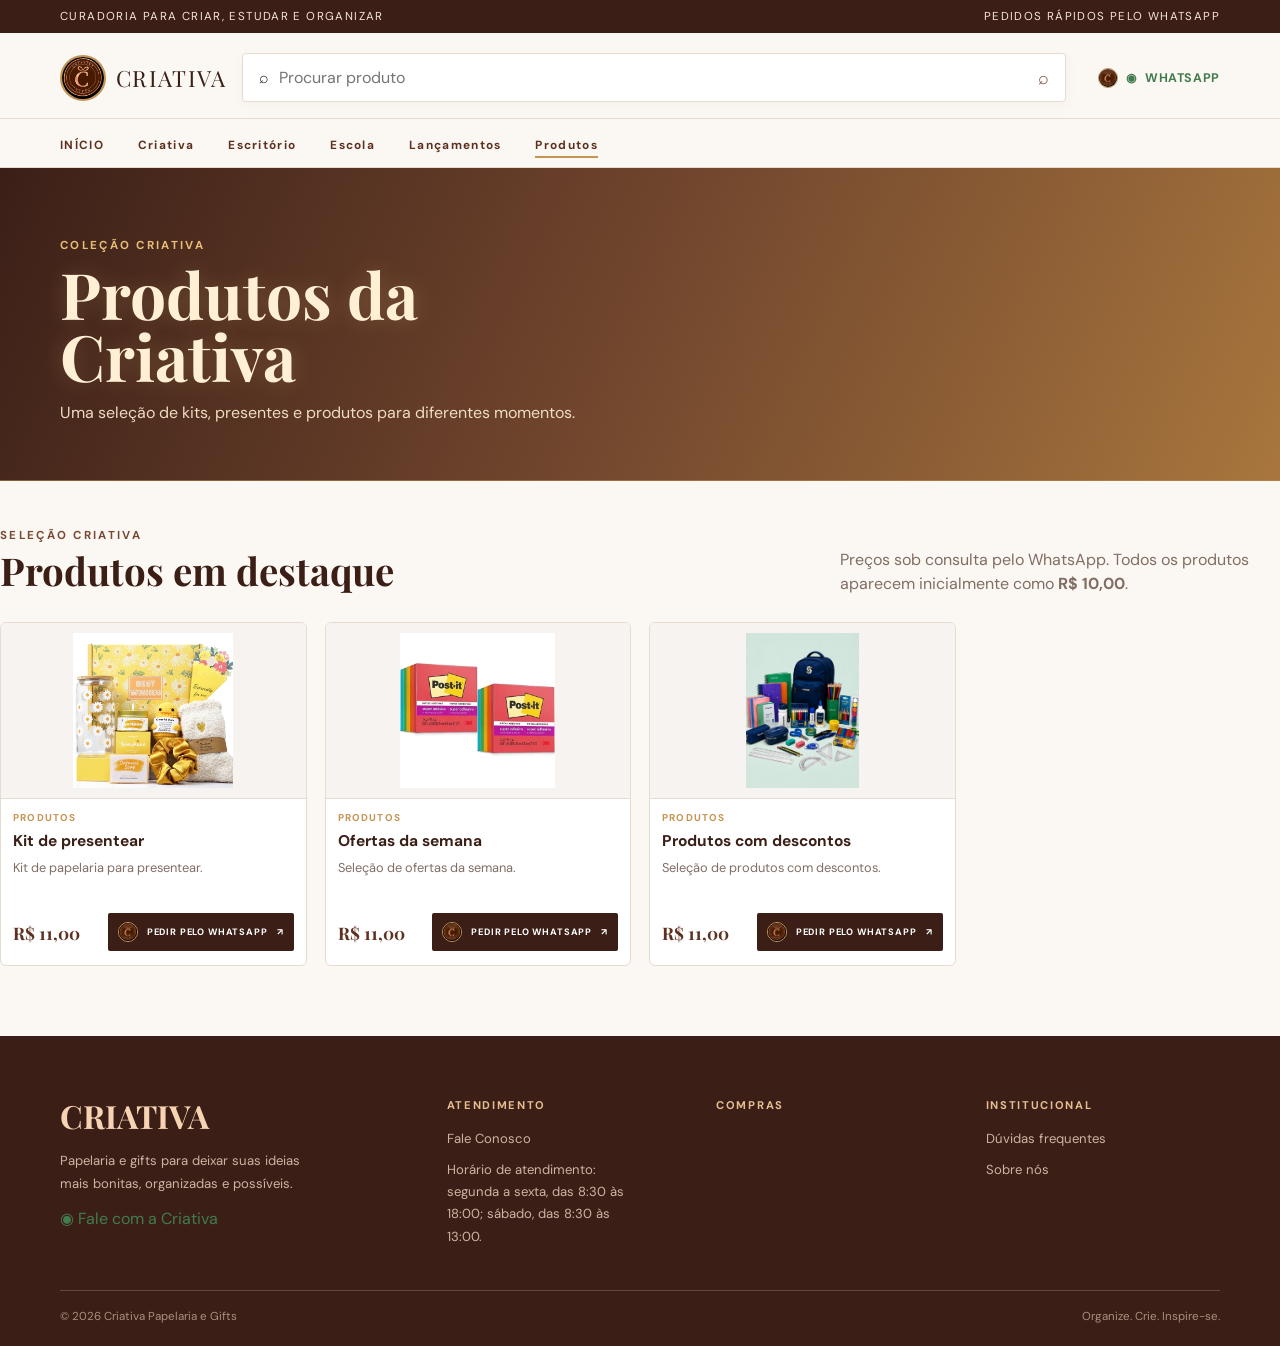
<file: produtos.html>
<!DOCTYPE html>
<html lang="pt-BR">
<head><meta charset="UTF-8"><meta name="viewport" content="width=device-width, initial-scale=1.0"><title>Produtos | Criativa</title><link rel="preconnect" href="https://fonts.googleapis.com"><link rel="preconnect" href="https://fonts.gstatic.com" crossorigin><link href="https://fonts.googleapis.com/css2?family=DM+Sans:wght@400;500;600;700&family=Playfair+Display:wght@600;700&display=swap" rel="stylesheet"><link rel="stylesheet" href="css/estilo.css"></head>
<body data-page="produtos"><div id="site-header"></div><main id="page-content"></main><div id="site-footer"></div><script src="js/app.js"></script></body>
</html>
</file>
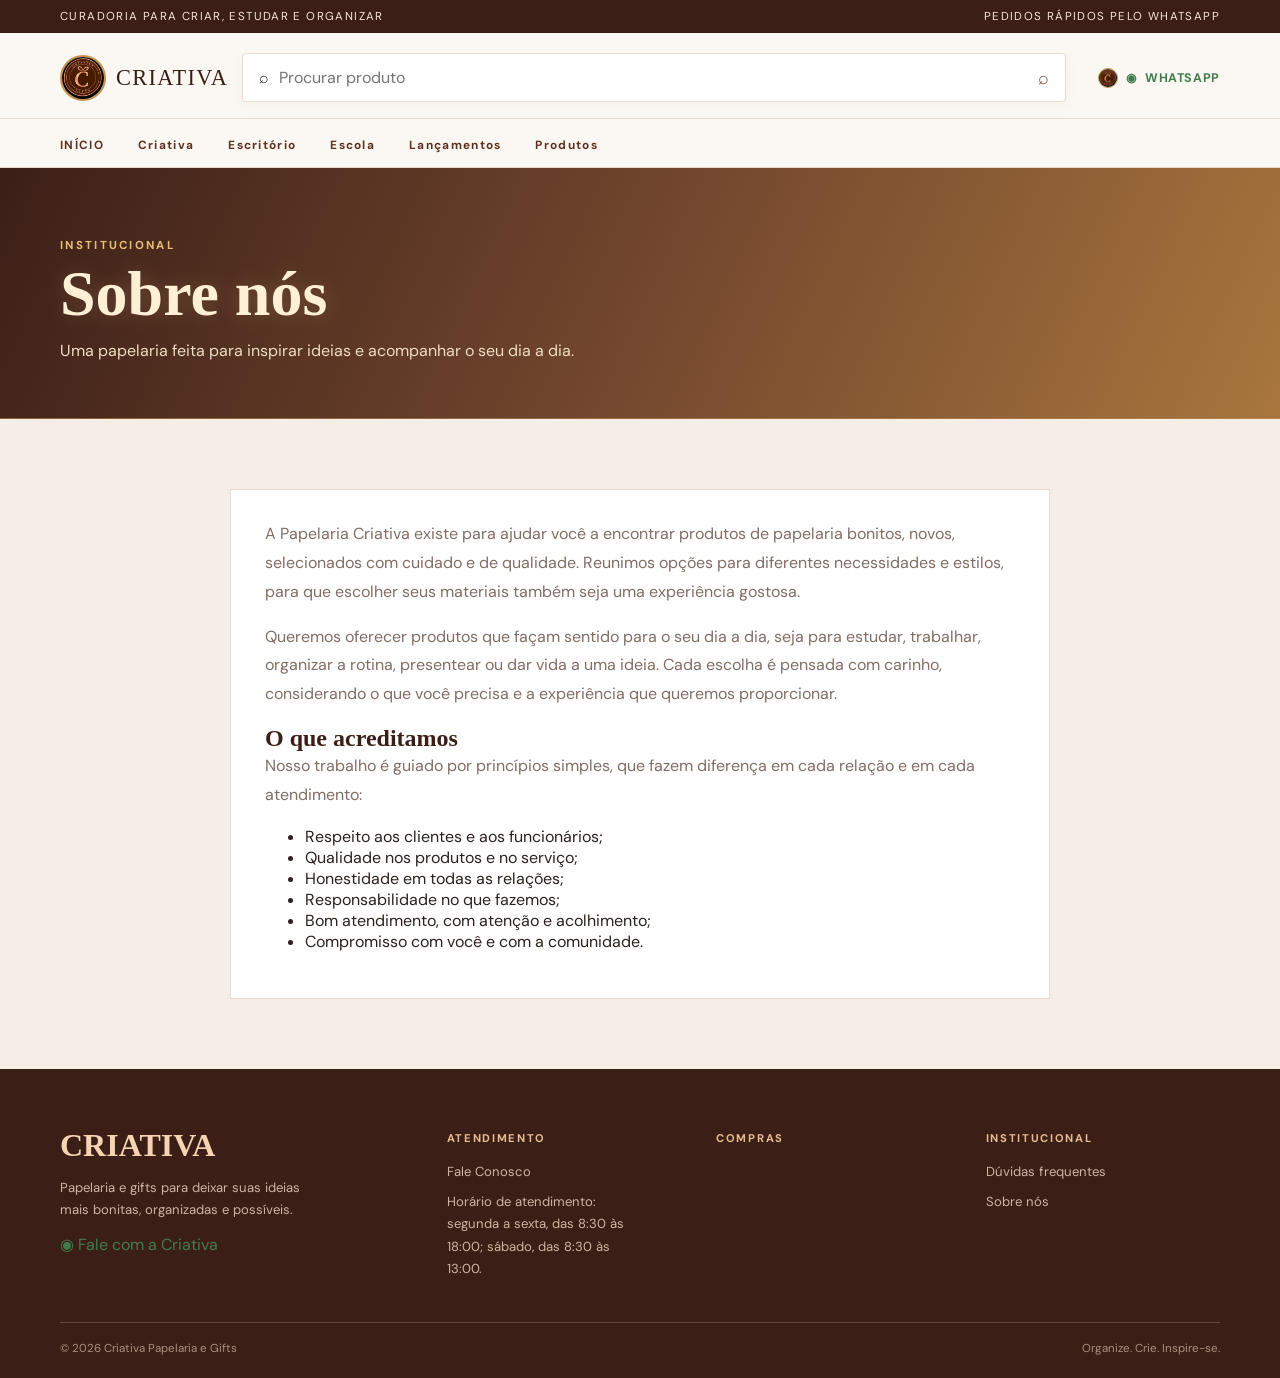
<file: sobre.html>
<!DOCTYPE html>
<html lang="pt-BR">
<head>
  <meta charset="UTF-8">
  <meta name="viewport" content="width=device-width, initial-scale=1.0">
  <meta name="description" content="Sobre a Papelaria Criativa.">
  <title>Sobre Nós | Criativa</title>
  <link rel="preconnect" href="https://fonts.googleapis.com">
  <link rel="preconnect" href="https://fonts.gstatic.com" crossorigin>
  <link href="https://fonts.googleapis.com/css2?family=DM+Sans:wght@400;500;600;700&display=swap" rel="stylesheet">
  <link rel="stylesheet" href="css/estilo.css">
</head>
<body data-page="sobre">
  <div id="site-header"></div>
  <main id="page-content"></main>
  <div id="site-footer"></div>
  <script src="js/app.js"></script>
</body>
</html>
</file>
<file: css/estilo.css>
:root {
  --coffee: #3b1f17;
  --chocolate: #5d3020;
  --cocoa: #7a4934;
  --caramel: #be8059;
  --gold: #c79352;
  --paper: #fbf8f3;
  --cream: #f3eadf;
  --ink: #2b211e;
  --muted: #816d64;
  --line: #e7dbcf;
  --yellow: #f4e6aa;
  --pink: #f3c7ca;
  --lilac: #d9cdf1;
  --mint: #c9e4d1;
  --blue: #c8e1ee;
  --shadow: 0 16px 40px rgba(59, 31, 23, .09);
}
* { box-sizing: border-box; }
html { scroll-behavior: smooth; }
body { margin: 0; color: var(--ink); background: var(--paper); font-family: 'DM Sans', sans-serif; }
a { color: inherit; text-decoration: none; }
img { display: block; max-width: 100%; }
button, input { font: inherit; }
.container { width: min(1160px, calc(100% - 48px)); margin: 0 auto; }
.topline { background: var(--coffee); color: #f7e6d4; font-size: .72rem; letter-spacing: .12em; text-transform: uppercase; }
.topline .container { display: flex; justify-content: space-between; padding: 9px 0; }
.site-header { background: rgba(251,248,243,.96); border-bottom: 1px solid var(--line); position: sticky; top: 0; z-index: 10; backdrop-filter: blur(12px); }
.header-main { display: grid; grid-template-columns: 150px minmax(280px, 1fr) auto; gap: 32px; align-items: center; padding: 20px 0 16px; }
.logo { display: flex; align-items: center; gap: 10px; color: var(--coffee); font-family: 'Playfair Display', serif; font-size: 1.4rem; letter-spacing: .06em; }
.logo img { width: 46px; height: 46px; object-fit: cover; border-radius: 50%; border: 2px solid var(--gold); }
.search { display: flex; align-items: center; background: white; border: 1px solid var(--line); border-radius: 4px; padding-left: 16px; box-shadow: 0 4px 16px rgba(59,31,23,.03); }
.search input { width: 100%; border: 0; outline: 0; padding: 13px 10px; color: var(--ink); background: transparent; }
.search button { border: 0; background: transparent; color: var(--cocoa); font-size: 1.1rem; cursor: pointer; padding: 12px 16px; }
.header-actions { display: flex; gap: 18px; align-items: center; font-size: .78rem; font-weight: 700; letter-spacing: .05em; }
.account-link { display: grid; grid-template-columns: 23px auto; gap: 8px; align-items: center; }
.account-link span:first-child { font-size: 1.35rem; font-weight: 400; }
.whatsapp { display: inline-flex; align-items: center; gap: 8px; color: #427b4e; }
.nav { border-top: 1px solid var(--line); }
.nav .container { display: flex; gap: 34px; align-items: center; min-height: 48px; }
.nav a { position: relative; font-size: .74rem; font-weight: 700; letter-spacing: .11em; color: var(--chocolate); padding: 16px 0 13px; }
.nav a::after { content: ''; position: absolute; height: 2px; background: var(--gold); left: 0; right: 100%; bottom: 8px; transition: right .25s; }
.nav a:hover::after, .nav a.active::after { right: 0; }
.hero { position: relative; overflow: hidden; min-height: 410px; display: flex; align-items: center; background: var(--cream); }
.hero-slides, .hero-slide, .hero-overlay { position: absolute; inset: 0; }
.hero-slides { background: var(--cream); }
.hero-slide { background-position: center; background-size: cover; opacity: 0; transform: scale(1.04); transition: opacity .8s ease, transform 5.2s ease; }
.hero-slide.active { opacity: 1; transform: scale(1); }
.hero-overlay { background: linear-gradient(90deg, rgba(190,151,112,.9) 0%, rgba(190,151,112,.72) 38%, rgba(112,72,48,.26) 78%, rgba(59,31,23,.38) 100%); z-index: 1; }
.hero-content { position: relative; z-index: 2; padding: 68px 0 92px; max-width: 520px; animation: rise .7s ease both; }
.hero-content #hero-text { display: none; }
.eyebrow { color: var(--cocoa); text-transform: uppercase; letter-spacing: .2em; font-size: .72rem; font-weight: 700; }
h1, h2, h3 { margin: 0; font-family: 'Playfair Display', serif; font-weight: 700; color: var(--coffee); }
h1 { font-size: clamp(2.8rem, 6vw, 5.5rem); line-height: .97; margin: 16px 0 20px; max-width: 570px; }
.hero p { max-width: 400px; color: var(--muted); line-height: 1.7; }
.hero-controls { position: absolute; z-index: 3; bottom: 30px; left: 24px; display: flex; align-items: center; gap: 12px; }
.hero-arrow, .hero-dot { border: 1px solid rgba(59,31,23,.28); background: rgba(251,248,243,.8); color: var(--coffee); cursor: pointer; }
.hero-arrow { width: 34px; height: 34px; font-size: 1rem; line-height: 1; }
.hero-dot { width: 8px; height: 8px; padding: 0; border-radius: 50%; opacity: .55; transition: opacity .2s, transform .2s; }
.hero-dot.active { opacity: 1; transform: scale(1.35); background: var(--gold); border-color: var(--gold); }
.hero-arrow:hover { background: var(--coffee); color: white; }
.button { border: 0; display: inline-flex; align-items: center; justify-content: center; gap: 9px; padding: 13px 19px; background: var(--coffee); color: white; border-radius: 2px; text-transform: uppercase; letter-spacing: .09em; font-size: .69rem; font-weight: 700; cursor: pointer; transition: transform .2s, background .2s; }
.button:hover { background: var(--cocoa); transform: translateY(-2px); }
.button.light { background: white; color: var(--coffee); border: 1px solid var(--line); }
.section { padding: 70px 0; }
.section-heading { display: flex; justify-content: space-between; align-items: end; gap: 20px; margin-bottom: 26px; }
.section-heading h2 { font-size: clamp(1.9rem, 3vw, 2.7rem); }
.section-heading p { margin: 0; color: var(--muted); max-width: 440px; line-height: 1.5; }
.category-grid { display: grid; grid-template-columns: repeat(5, minmax(0, 1fr)); gap: 14px; }
.category-card { min-height: 130px; padding: 18px 16px; display: flex; flex-direction: column; justify-content: space-between; border-radius: 4px; transition: transform .25s, box-shadow .25s; }
.category-card:hover { transform: translateY(-4px); box-shadow: var(--shadow); }
.category-card strong { font-family: 'Playfair Display', serif; font-size: 1.25rem; }
.category-card small { font-size: .68rem; text-transform: uppercase; letter-spacing: .1em; }
.category-card.yellow { background: var(--yellow); }.category-card.pink { background: var(--pink); }.category-card.lilac { background: var(--lilac); }.category-card.mint { background: var(--mint); }.category-card.blue { background: var(--blue); }
.products-section { background: #f5eee6; }
.products-grid { display: grid; grid-template-columns: repeat(4, minmax(0, 1fr)); gap: 18px; }
.product-card { background: white; border: 1px solid var(--line); min-width: 0; position: relative; transition: box-shadow .25s, transform .25s; margin: 0; border-radius: 6px; overflow: hidden; display: flex; flex-direction: column; }
.product-card:hover { box-shadow: var(--shadow); transform: translateY(-3px); }
.product-image { height: 176px; background: #f6f3f0; display: flex; align-items: center; justify-content: center; overflow: hidden; border-bottom: 1px solid var(--line); margin: 0; padding: 6px; }
.product-image img { width: 95%; height: 95%; object-fit: contain; object-position: center; transition: transform .4s, filter .3s; filter: saturate(.95) contrast(1.02); margin: 0; display: block; }
.product-card:hover .product-image img { transform: scale(1.02); }
.product-card--boosted-visual .product-image { padding: 4px; }
.product-card--boosted-visual .product-image img { width: 97%; height: 97%; }
.product-body { padding: 12px 12px 14px; display: flex; flex-direction: column; flex: 1; }
.product-category { color: var(--gold); text-transform: uppercase; letter-spacing: .12em; font-size: .62rem; font-weight: 700; }
.product-body h3 { font-family: 'DM Sans', sans-serif; font-size: .97rem; margin: 7px 0; line-height: 1.35; }
.product-body p { color: var(--muted); font-size: .8rem; line-height: 1.45; margin: 0 0 12px; min-height: 42px; }
.product-bottom { display: flex; justify-content: space-between; align-items: center; gap: 10px; margin-top: auto; }
.price { font-family: 'Playfair Display', serif; color: var(--chocolate); font-size: 1.08rem; white-space: nowrap; }
.product-button { padding: 9px 10px; font-size: .58rem; }
.home-note { margin-top: 36px; padding: 28px 34px; display: flex; justify-content: space-between; align-items: center; gap: 20px; background: var(--coffee); color: white; }
.home-note h2 { color: #f9e7d1; font-size: 1.65rem; }.home-note p { color: #ddc8b7; margin: 7px 0 0; }
.page-hero { position: relative; overflow: hidden; padding: 65px 0 54px; color: #f8e9cf; background: linear-gradient(115deg, #3b1f17 0%, #70452d 48%, #a8763d 100%); border-bottom: 1px solid rgba(199,147,82,.55); }
.page-hero::after { content: ''; position: absolute; inset: -80% -20%; background: linear-gradient(105deg, transparent 42%, rgba(244,210,144,.22) 50%, transparent 58%); transform: translateX(-55%); animation: magic-sweep 8s ease-in-out infinite; pointer-events: none; }
.page-hero .container { position: relative; z-index: 1; }
.page-hero .eyebrow { color: #e7bd78; animation: magic-reveal .8s ease both; }
.page-hero h1 { color: #fff0d5; font-size: clamp(2.7rem, 5vw, 4.7rem); margin: 9px 0 12px; text-shadow: 0 0 22px rgba(244,210,144,.2); animation: magic-reveal 1s .12s ease both; }.page-hero p { color: #efdcc2; margin: 0; max-width: 580px; line-height: 1.7; animation: magic-reveal 1s .24s ease both; }
.page-products { padding-top: 42px; }.filters { display: flex; gap: 8px; flex-wrap: wrap; margin-bottom: 26px; }.filter { padding: 9px 13px; border: 1px solid var(--line); color: var(--muted); background: transparent; font-size: .7rem; text-transform: uppercase; letter-spacing: .1em; cursor: pointer; }.filter.active, .filter:hover { background: var(--coffee); color: white; border-color: var(--coffee); }
.site-footer { background: var(--coffee); color: #f4dfca; padding: 58px 0 22px; }.footer-grid { display: grid; grid-template-columns: 1.5fr repeat(3, 1fr); gap: 35px; }.footer-brand h2 { color: #f6d3b3; font-size: 2rem; }.footer-brand p, .footer-col a { color: #cdb4a2; font-size: .82rem; line-height: 1.7; }.footer-brand p { max-width: 250px; }.footer-col h3 { color: #e6bd91; font-family: 'DM Sans', sans-serif; font-size: .7rem; letter-spacing: .15em; text-transform: uppercase; margin: 4px 0 16px; }.footer-col a { display: block; margin: 8px 0; }.footer-col a:hover { color: white; }.footer-bottom { border-top: 1px solid rgba(231,193,157,.25); margin-top: 42px; padding-top: 18px; color: #a98f7d; font-size: .72rem; display: flex; justify-content: space-between; }
.modal-backdrop { position: fixed; inset: 0; background: rgba(43,33,30,.55); display: none; align-items: center; justify-content: center; z-index: 30; padding: 20px; }.modal-backdrop.open { display: flex; }.modal { background: var(--paper); width: min(430px, 100%); padding: 32px; position: relative; box-shadow: var(--shadow); }.modal h2 { font-size: 2rem; margin-bottom: 20px; }.close { border: 0; background: transparent; color: var(--muted); font-size: 1.4rem; position: absolute; top: 13px; right: 17px; cursor: pointer; }.form-field { display: block; margin-bottom: 14px; }.form-field label { display: block; color: var(--muted); font-size: .74rem; margin-bottom: 6px; }.form-field input { width: 100%; padding: 11px 12px; border: 1px solid var(--line); background: white; outline-color: var(--gold); }.modal .button { width: 100%; margin-top: 6px; }
@keyframes rise { from { opacity: 0; transform: translateY(15px); } to { opacity: 1; transform: translateY(0); } }
@keyframes magic-sweep { 0%, 35% { transform: translateX(-55%); } 65%, 100% { transform: translateX(55%); } }
@keyframes magic-reveal { from { opacity: 0; transform: translateY(12px); filter: brightness(.7); } to { opacity: 1; transform: translateY(0); filter: brightness(1); } }
@media (max-width: 800px) { .header-main { grid-template-columns: 1fr auto; gap: 14px; }.search { grid-column: 1 / -1; grid-row: 2; }.header-actions { gap: 10px; }.header-actions .account-link span:last-child { display: none; }.nav { overflow-x: auto; }.nav .container { width: max-content; gap: 24px; }.hero { min-height: 500px; align-items: end; }.hero-overlay { background: linear-gradient(180deg, rgba(190,151,112,.38) 0%, rgba(190,151,112,.9) 76%); }.hero-content { padding: 170px 0 92px; }.hero-controls { left: 24px; bottom: 28px; }.category-grid { grid-template-columns: repeat(2, minmax(0, 1fr)); }.category-card:last-child { grid-column: span 2; }.products-grid { grid-template-columns: repeat(2, minmax(0, 1fr)); gap: 16px; }.product-image { height: 170px; padding: 6px; }.product-image img { width: 95%; height: 95%; }.product-card--boosted-visual .product-image { padding: 4px; }.product-card--boosted-visual .product-image img { width: 97%; height: 97%; }.footer-grid { grid-template-columns: repeat(2, 1fr); }.footer-brand { grid-column: span 2; } }
@media (max-width: 520px) { .container { width: min(100% - 30px, 1160px); }.topline .container { font-size: .6rem; }.topline .container span:last-child { display: none; }.header-main { padding: 13px 0; }.logo { font-size: 1.1rem; }.logo img { width: 37px; height: 37px; }.whatsapp { font-size: 0; }.whatsapp span:first-child { font-size: 1.3rem; }.hero-content { padding-top: 170px; }.section { padding: 50px 0; }.section-heading { display: block; }.section-heading p { margin-top: 9px; }.products-grid { grid-template-columns: 1fr; gap: 14px; }.product-image { height: 220px; padding: 6px; }.product-image img { width: 95%; height: 95%; }.product-card--boosted-visual .product-image { padding: 4px; }.product-card--boosted-visual .product-image img { width: 97%; height: 97%; }.product-body p { min-height: unset; }.home-note { display: block; padding: 24px; }.home-note .button { margin-top: 16px; }.footer-grid { grid-template-columns: 1fr 1fr; gap: 22px; }.footer-brand { grid-column: span 2; }.footer-bottom { display: block; line-height: 1.7; }.footer-bottom span { display: block; } }
.account-tabs { display: flex; gap: 8px; margin-bottom: 20px; }
.account-tabs .filter { flex: 1; }
.account-tabs .filter.active { background: var(--coffee); color: white; border-color: var(--coffee); }
.account-view[hidden] { display: none; }
.account-help { display: inline-block; color: var(--cocoa); font-size: .78rem; margin-top: 16px; text-decoration: underline; }
.form-message { color: var(--cocoa); font-size: .78rem; line-height: 1.5; }
.modal { max-height: 90vh; overflow-y: auto; }
.info-section { background: #f5eee6; }
.faq-list { display: grid; gap: 12px; max-width: 820px; }
.faq-list details { background: white; border: 1px solid var(--line); padding: 20px 22px; }
.faq-list summary { color: var(--coffee); cursor: pointer; font-family: 'Playfair Display', serif; font-size: 1.15rem; }
.faq-list details p { color: var(--muted); line-height: 1.7; margin: 16px 0 0; max-width: 700px; }
.info-copy { max-width: 820px; background: white; border: 1px solid var(--line); padding: 30px 34px; }
.info-copy p { color: var(--muted); line-height: 1.8; margin: 0 0 16px; }.info-copy p:last-child { margin-bottom: 0; }
.footer-col span { display: block; color: #cdb4a2; font-size: .82rem; line-height: 1.7; max-width: 180px; }
.account-page { background: #f5eee6; }
.account-panel { width: min(560px, 100%); margin: 0 auto; padding: 34px; background: white; border: 1px solid var(--line); box-shadow: var(--shadow); animation: rise .45s ease both; }
.account-logo { display: block; width: 76px; height: 76px; object-fit: cover; border-radius: 50%; border: 2px solid var(--gold); margin-bottom: 20px; }
.account-panel h2 { margin: 8px 0 20px; font-size: 2rem; }
.account-panel > p { color: var(--muted); line-height: 1.65; }
.account-storage-note { margin: 20px 0 0; padding-top: 16px; border-top: 1px solid var(--line); font-size: .78rem; }
.account-panel form { margin-top: 22px; }
.account-transition .button { margin: 8px 10px 0 0; }
.whatsapp-mark { width: 20px; height: 20px; flex: 0 0 20px; object-fit: cover; border-radius: 50%; border: 1px solid var(--gold); }
.whatsapp-transition-link .whatsapp-mark { width: 24px; height: 24px; flex-basis: 24px; }
.account-panel[hidden] { display: none; }
@media (max-width: 520px) {
  .account-panel { padding: 24px 20px; }
  .account-panel h2 { font-size: 1.7rem; }
  .account-transition .button { width: 100%; margin-right: 0; }
}
</file>
